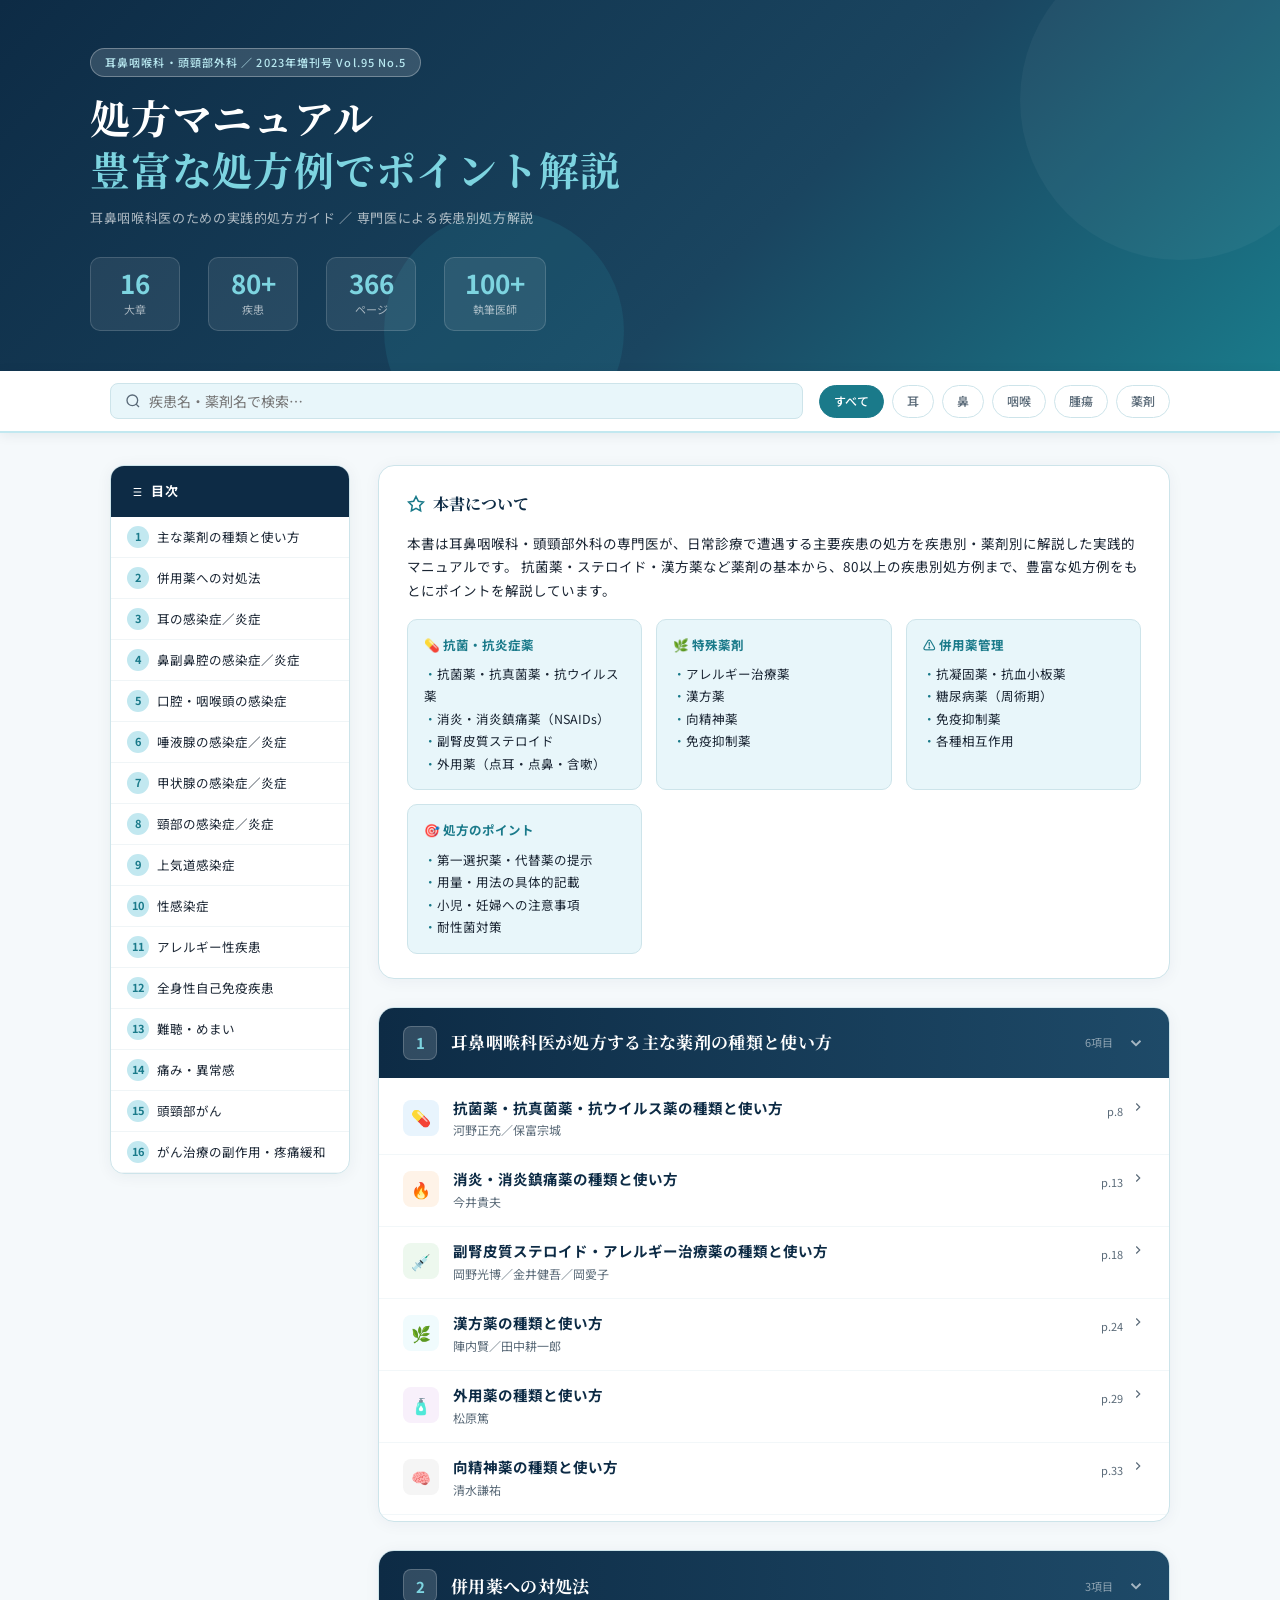
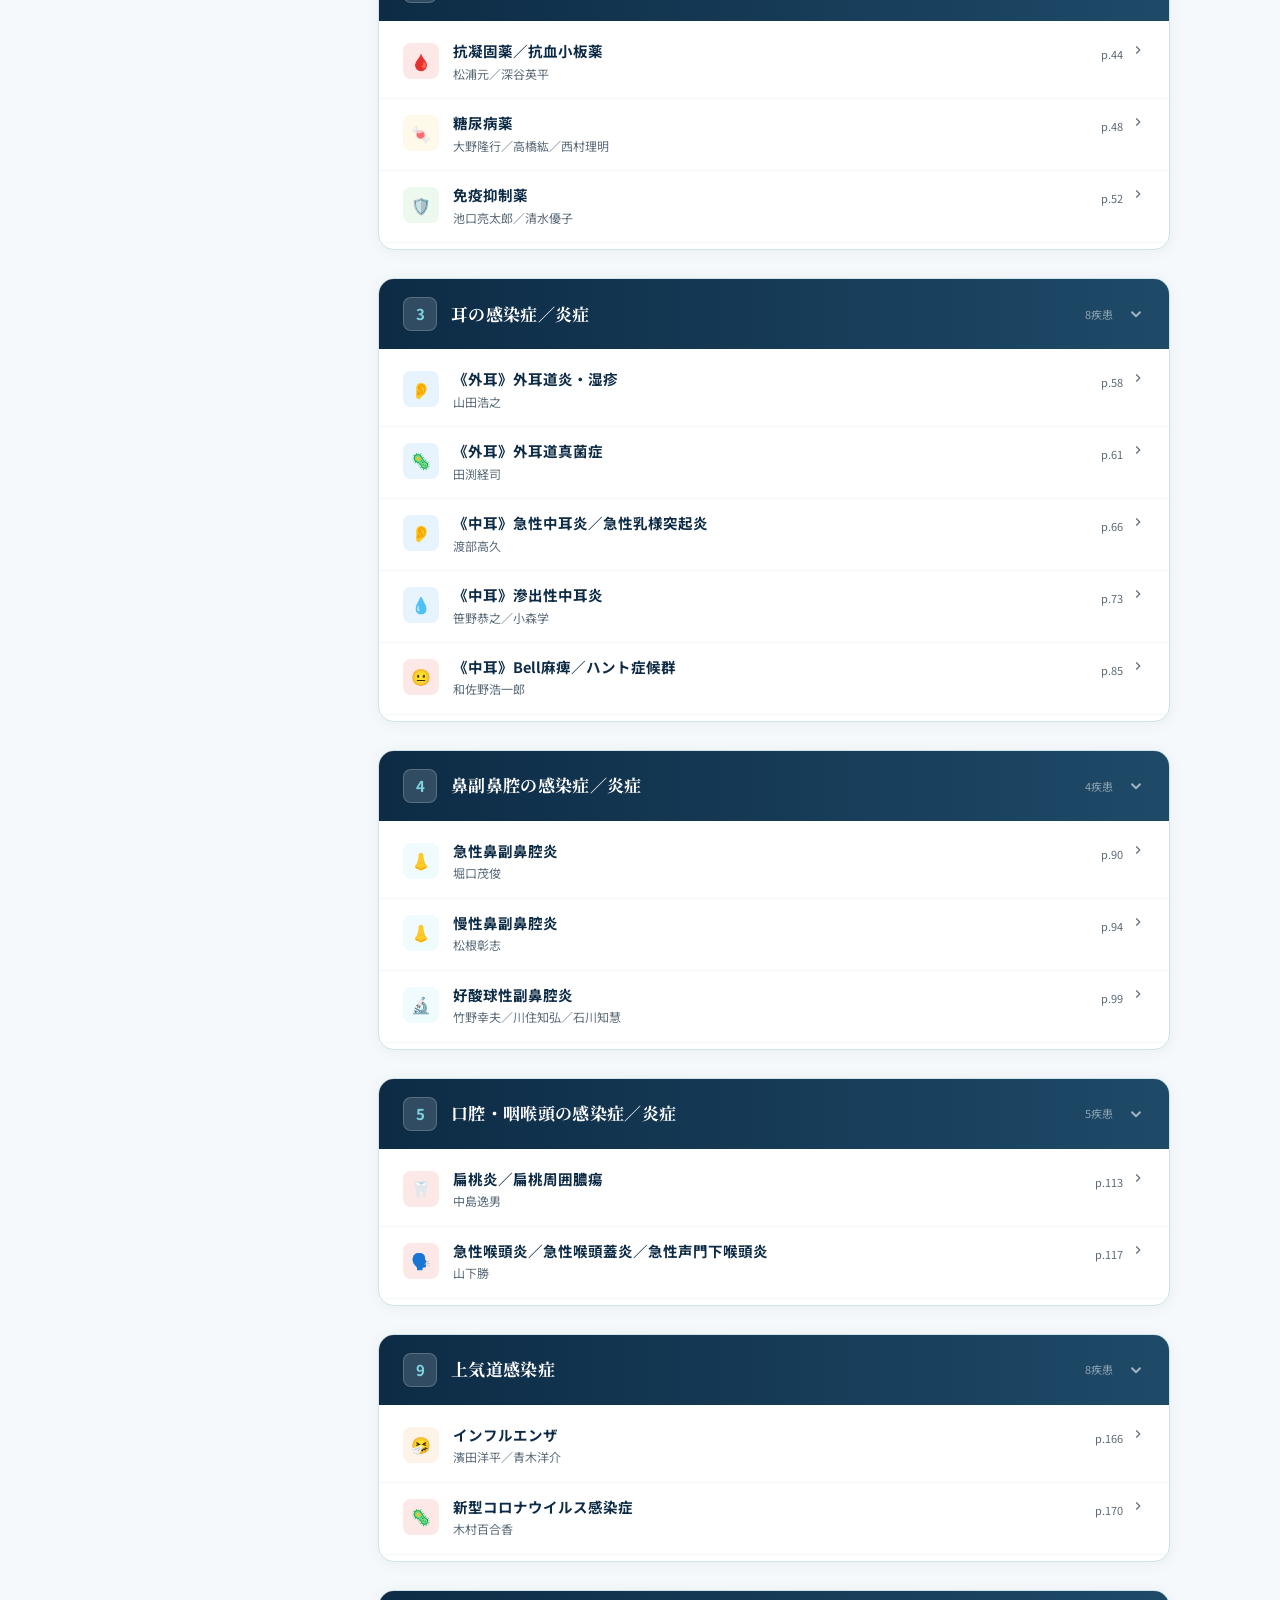
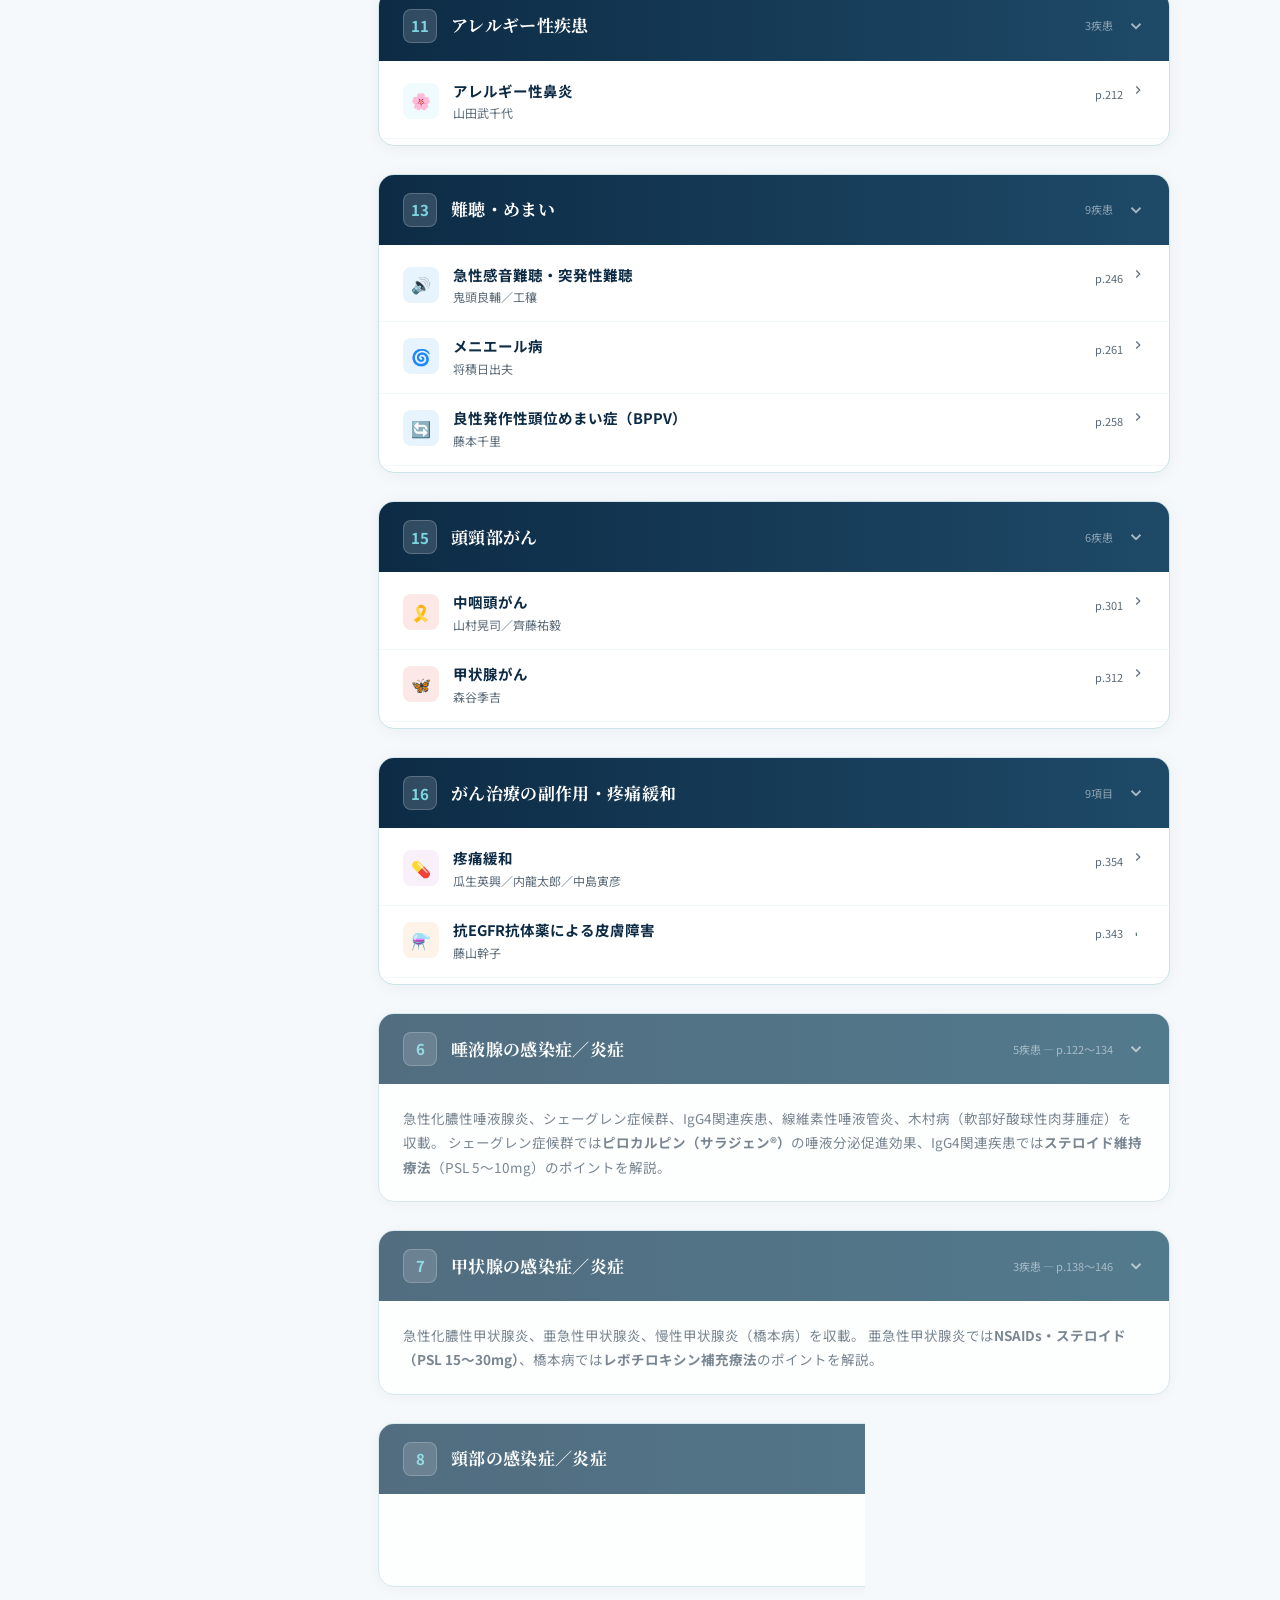
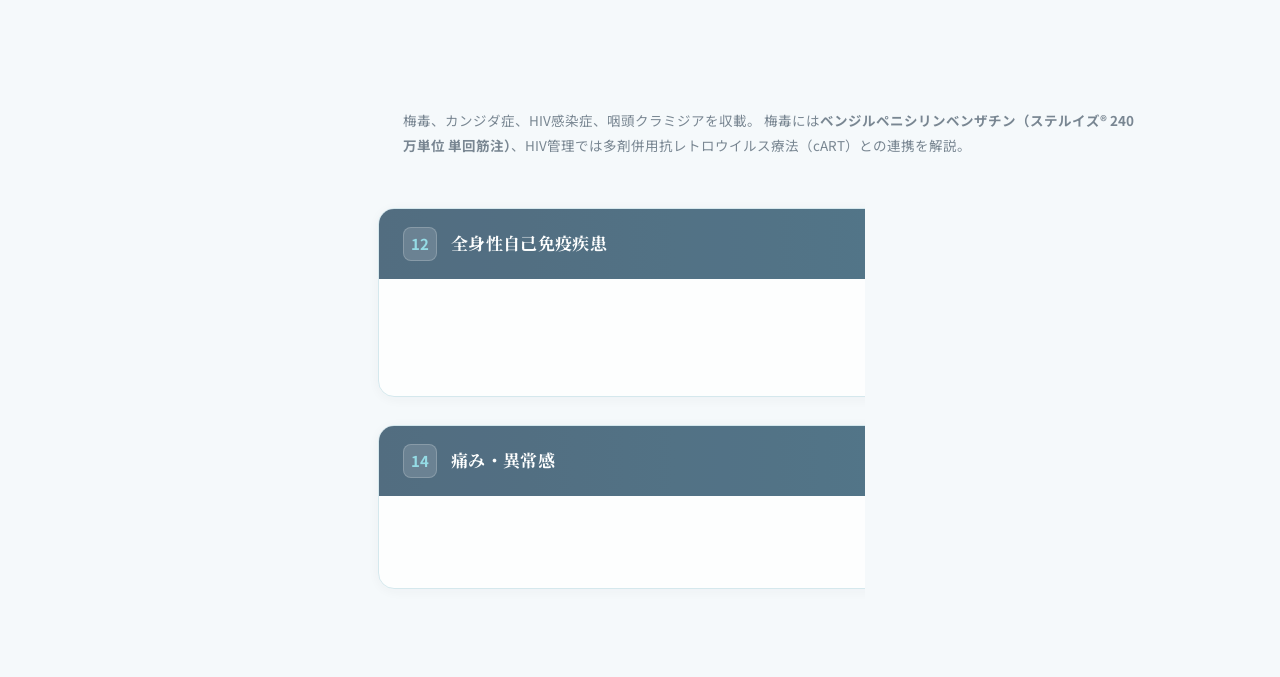
<file: index.html>
<!DOCTYPE html>
<html lang="ja">
<head>
<meta charset="UTF-8">
<meta name="viewport" content="width=device-width, initial-scale=1.0">
<title>耳鼻咽喉科・頭頸部外科 処方マニュアル</title>
<link href="https://fonts.googleapis.com/css2?family=Noto+Serif+JP:wght@400;600;700&family=Noto+Sans+JP:wght@300;400;500;700&display=swap" rel="stylesheet">
<style>
  :root {
    --navy: #0d2b45;
    --teal: #1a7a8a;
    --teal-light: #2a9db0;
    --sky: #e8f6fa;
    --sky-mid: #c2e8f0;
    --accent: #e05c3a;
    --gold: #c9934a;
    --text: #1a2533;
    --muted: #5a6a78;
    --border: #cde4ea;
    --white: #ffffff;
    --bg: #f5f9fb;
  }

  * { margin: 0; padding: 0; box-sizing: border-box; }

  body {
    font-family: 'Noto Sans JP', sans-serif;
    background: var(--bg);
    color: var(--text);
    font-size: 15px;
    line-height: 1.7;
  }

  /* ─── HEADER ─── */
  header {
    background: linear-gradient(135deg, var(--navy) 0%, #1a4560 60%, var(--teal) 100%);
    color: white;
    padding: 48px 40px 40px;
    position: relative;
    overflow: hidden;
  }
  header::before {
    content: '';
    position: absolute;
    top: -60px; right: -60px;
    width: 320px; height: 320px;
    border-radius: 50%;
    background: rgba(255,255,255,0.04);
  }
  header::after {
    content: '';
    position: absolute;
    bottom: -80px; left: 30%;
    width: 240px; height: 240px;
    border-radius: 50%;
    background: rgba(42,157,176,0.15);
  }
  .header-inner { max-width: 1100px; margin: 0 auto; position: relative; z-index: 1; }
  .header-badge {
    display: inline-block;
    background: rgba(255,255,255,0.15);
    border: 1px solid rgba(255,255,255,0.3);
    color: #b8e8f0;
    font-size: 11px;
    letter-spacing: 0.1em;
    padding: 4px 14px;
    border-radius: 20px;
    margin-bottom: 14px;
    font-weight: 500;
  }
  header h1 {
    font-family: 'Noto Serif JP', serif;
    font-size: clamp(26px, 4vw, 40px);
    font-weight: 700;
    line-height: 1.3;
    margin-bottom: 6px;
    letter-spacing: 0.02em;
  }
  header h1 span { color: #7dd4e0; }
  .header-sub {
    font-size: 13px;
    color: rgba(255,255,255,0.65);
    margin-top: 12px;
    letter-spacing: 0.05em;
  }
  .header-stats {
    display: flex;
    gap: 28px;
    margin-top: 28px;
    flex-wrap: wrap;
  }
  .stat {
    text-align: center;
    background: rgba(255,255,255,0.08);
    border: 1px solid rgba(255,255,255,0.15);
    border-radius: 10px;
    padding: 12px 20px;
    min-width: 90px;
  }
  .stat-n {
    font-size: 26px;
    font-weight: 700;
    color: #7dd4e0;
    line-height: 1;
  }
  .stat-l { font-size: 11px; color: rgba(255,255,255,0.6); margin-top: 4px; }

  /* ─── SEARCH & NAV ─── */
  .nav-bar {
    background: var(--white);
    border-bottom: 2px solid var(--sky-mid);
    position: sticky;
    top: 0;
    z-index: 100;
    box-shadow: 0 2px 12px rgba(13,43,69,0.08);
  }
  .nav-inner {
    max-width: 1100px;
    margin: 0 auto;
    padding: 12px 20px;
    display: flex;
    align-items: center;
    gap: 16px;
    flex-wrap: wrap;
  }
  .search-box {
    display: flex;
    align-items: center;
    background: var(--sky);
    border: 1.5px solid var(--border);
    border-radius: 8px;
    padding: 7px 14px;
    gap: 8px;
    flex: 1;
    min-width: 200px;
    transition: border-color 0.2s;
  }
  .search-box:focus-within { border-color: var(--teal-light); }
  .search-box svg { color: var(--muted); flex-shrink: 0; }
  .search-box input {
    border: none;
    background: transparent;
    font-family: inherit;
    font-size: 14px;
    color: var(--text);
    outline: none;
    width: 100%;
  }
  .filter-tags { display: flex; gap: 8px; flex-wrap: wrap; }
  .filter-tag {
    padding: 5px 14px;
    border-radius: 20px;
    font-size: 12px;
    font-weight: 500;
    cursor: pointer;
    border: 1.5px solid var(--border);
    background: white;
    color: var(--muted);
    transition: all 0.18s;
    white-space: nowrap;
    user-select: none;
  }
  .filter-tag:hover, .filter-tag.active {
    background: var(--teal);
    border-color: var(--teal);
    color: white;
  }

  /* ─── MAIN LAYOUT ─── */
  .layout {
    max-width: 1100px;
    margin: 0 auto;
    padding: 32px 20px 60px;
    display: grid;
    grid-template-columns: 240px 1fr;
    gap: 28px;
    align-items: start;
  }

  /* ─── SIDEBAR ─── */
  .sidebar {
    position: sticky;
    top: 70px;
  }
  .toc-box {
    background: white;
    border: 1.5px solid var(--border);
    border-radius: 14px;
    overflow: hidden;
    box-shadow: 0 2px 16px rgba(13,43,69,0.06);
  }
  .toc-head {
    background: var(--navy);
    color: white;
    padding: 14px 18px;
    font-size: 13px;
    font-weight: 700;
    letter-spacing: 0.05em;
    display: flex;
    align-items: center;
    gap: 8px;
  }
  .toc-list { list-style: none; }
  .toc-item a {
    display: flex;
    align-items: center;
    padding: 9px 16px;
    font-size: 12.5px;
    color: var(--text);
    text-decoration: none;
    gap: 8px;
    border-bottom: 1px solid #f0f5f7;
    transition: background 0.15s;
  }
  .toc-item a:hover { background: var(--sky); color: var(--teal); }
  .toc-item a .num {
    min-width: 22px;
    height: 22px;
    border-radius: 50%;
    background: var(--sky-mid);
    color: var(--teal);
    font-size: 11px;
    font-weight: 700;
    display: flex;
    align-items: center;
    justify-content: center;
    flex-shrink: 0;
  }

  /* ─── CONTENT ─── */
  .content { min-width: 0; }
  .section-card {
    background: white;
    border: 1.5px solid var(--border);
    border-radius: 16px;
    margin-bottom: 28px;
    overflow: hidden;
    box-shadow: 0 2px 16px rgba(13,43,69,0.05);
    transition: box-shadow 0.2s;
  }
  .section-card:hover { box-shadow: 0 4px 24px rgba(13,43,69,0.1); }

  .section-header {
    display: flex;
    align-items: center;
    gap: 14px;
    padding: 18px 24px;
    background: linear-gradient(90deg, var(--navy) 0%, #1e4a68 100%);
    cursor: pointer;
    user-select: none;
  }
  .section-num {
    background: rgba(255,255,255,0.15);
    color: #7dd4e0;
    border: 1px solid rgba(255,255,255,0.2);
    width: 34px;
    height: 34px;
    border-radius: 8px;
    display: flex;
    align-items: center;
    justify-content: center;
    font-size: 15px;
    font-weight: 700;
    flex-shrink: 0;
  }
  .section-title {
    font-family: 'Noto Serif JP', serif;
    font-size: 17px;
    font-weight: 700;
    color: white;
    letter-spacing: 0.02em;
    flex: 1;
  }
  .section-count {
    font-size: 11px;
    color: rgba(255,255,255,0.5);
    white-space: nowrap;
  }
  .chevron {
    color: rgba(255,255,255,0.6);
    transition: transform 0.25s;
    flex-shrink: 0;
  }
  .section-card.collapsed .chevron { transform: rotate(-90deg); }
  .section-body { padding: 6px 0; }
  .section-card.collapsed .section-body { display: none; }

  /* ─── DISEASE ITEM ─── */
  .disease-item {
    display: flex;
    align-items: flex-start;
    gap: 0;
    padding: 14px 24px;
    border-bottom: 1px solid #f2f7f9;
    cursor: pointer;
    transition: background 0.15s;
  }
  .disease-item:last-child { border-bottom: none; }
  .disease-item:hover { background: #f8fcfd; }
  .disease-item.open { background: var(--sky); }

  .disease-icon {
    width: 36px;
    height: 36px;
    border-radius: 8px;
    display: flex;
    align-items: center;
    justify-content: center;
    flex-shrink: 0;
    font-size: 16px;
    margin-right: 14px;
    margin-top: 2px;
  }
  .disease-main { flex: 1; min-width: 0; }
  .disease-name {
    font-size: 14.5px;
    font-weight: 700;
    color: var(--navy);
    line-height: 1.35;
  }
  .disease-sub {
    font-size: 12px;
    color: var(--muted);
    margin-top: 3px;
  }
  .disease-page {
    font-size: 11px;
    color: var(--muted);
    white-space: nowrap;
    padding-left: 12px;
    margin-top: 4px;
    flex-shrink: 0;
  }
  .disease-chevron {
    color: var(--muted);
    margin-left: 8px;
    transition: transform 0.2s;
    flex-shrink: 0;
    margin-top: 2px;
  }
  .disease-item.open .disease-chevron { transform: rotate(90deg); }

  /* ─── DETAIL PANEL ─── */
  .detail-panel {
    display: none;
    padding: 0 24px 20px 74px;
    background: var(--sky);
    border-bottom: 1px solid var(--sky-mid);
    animation: slideDown 0.2s ease;
  }
  .detail-panel.open { display: block; }
  @keyframes slideDown { from { opacity: 0; transform: translateY(-6px); } to { opacity: 1; transform: none; } }

  .detail-inner {
    background: white;
    border: 1.5px solid var(--border);
    border-radius: 12px;
    padding: 20px 22px;
    margin-top: 4px;
  }

  .detail-section-title {
    font-size: 12px;
    font-weight: 700;
    color: var(--teal);
    letter-spacing: 0.08em;
    text-transform: uppercase;
    margin-bottom: 10px;
    margin-top: 16px;
    display: flex;
    align-items: center;
    gap: 6px;
  }
  .detail-section-title:first-child { margin-top: 0; }
  .detail-section-title::before {
    content: '';
    display: block;
    width: 3px;
    height: 14px;
    background: var(--teal);
    border-radius: 2px;
  }

  .detail-text {
    font-size: 13.5px;
    color: var(--text);
    line-height: 1.75;
  }

  .rx-box {
    background: linear-gradient(135deg, #f0fbfd 0%, #e4f4f8 100%);
    border: 1.5px solid var(--sky-mid);
    border-left: 4px solid var(--teal);
    border-radius: 8px;
    padding: 14px 16px;
    font-family: 'Noto Sans JP', sans-serif;
    font-size: 13px;
    line-height: 1.9;
    color: var(--text);
    margin: 8px 0;
  }
  .rx-box .rx-label {
    font-size: 11px;
    font-weight: 700;
    color: var(--teal);
    letter-spacing: 0.1em;
    margin-bottom: 6px;
  }
  .rx-drug { font-weight: 700; color: var(--navy); }
  .rx-dose { color: var(--muted); font-size: 12.5px; }

  .note-box {
    background: #fff8f3;
    border: 1.5px solid #f3d4b8;
    border-radius: 8px;
    padding: 12px 16px;
    font-size: 13px;
    color: #7a4520;
    line-height: 1.7;
    margin-top: 8px;
    display: flex;
    gap: 8px;
  }
  .note-icon { flex-shrink: 0; font-size: 15px; margin-top: 1px; }

  .tag-list { display: flex; gap: 6px; flex-wrap: wrap; margin-top: 8px; }
  .tag {
    font-size: 11px;
    padding: 3px 10px;
    border-radius: 12px;
    font-weight: 500;
  }
  .tag-drug { background: #e8f4fd; color: #1a6090; border: 1px solid #b8daf2; }
  .tag-warn { background: #fef3e8; color: #a05520; border: 1px solid #f0c898; }
  .tag-note { background: #edf8ee; color: #2a6830; border: 1px solid #b0dab2; }

  /* ─── INTRO CARD ─── */
  .intro-card {
    background: white;
    border: 1.5px solid var(--border);
    border-radius: 16px;
    padding: 24px 28px;
    margin-bottom: 28px;
    box-shadow: 0 2px 16px rgba(13,43,69,0.05);
  }
  .intro-card h2 {
    font-family: 'Noto Serif JP', serif;
    font-size: 16px;
    color: var(--navy);
    margin-bottom: 14px;
    display: flex;
    align-items: center;
    gap: 8px;
  }
  .intro-grid {
    display: grid;
    grid-template-columns: repeat(auto-fit, minmax(200px, 1fr));
    gap: 14px;
    margin-top: 16px;
  }
  .drug-category {
    background: var(--sky);
    border: 1px solid var(--border);
    border-radius: 10px;
    padding: 14px 16px;
  }
  .drug-category h4 {
    font-size: 12.5px;
    font-weight: 700;
    color: var(--teal);
    margin-bottom: 8px;
    display: flex;
    align-items: center;
    gap: 6px;
  }
  .drug-category ul {
    list-style: none;
    font-size: 12.5px;
    color: var(--text);
    line-height: 1.8;
  }
  .drug-category ul li::before { content: '・'; color: var(--teal); }

  /* ─── NO RESULTS ─── */
  .no-results {
    text-align: center;
    padding: 60px 20px;
    color: var(--muted);
    font-size: 15px;
  }

  /* ─── RESPONSIVE ─── */
  @media (max-width: 768px) {
    .layout { grid-template-columns: 1fr; }
    .sidebar { position: static; }
    header { padding: 32px 20px 28px; }
    .detail-panel { padding-left: 24px; }
    .header-stats { gap: 14px; }
  }
</style>
</head>
<body>

<!-- HEADER -->
<header>
  <div class="header-inner">
    <div class="header-badge">耳鼻咽喉科・頭頸部外科 ／ 2023年増刊号 Vol.95 No.5</div>
    <h1>処方マニュアル<br><span>豊富な処方例でポイント解説</span></h1>
    <div class="header-sub">耳鼻咽喉科医のための実践的処方ガイド ／ 専門医による疾患別処方解説</div>
    <div class="header-stats">
      <div class="stat"><div class="stat-n">16</div><div class="stat-l">大章</div></div>
      <div class="stat"><div class="stat-n">80+</div><div class="stat-l">疾患</div></div>
      <div class="stat"><div class="stat-n">366</div><div class="stat-l">ページ</div></div>
      <div class="stat"><div class="stat-n">100+</div><div class="stat-l">執筆医師</div></div>
    </div>
  </div>
</header>

<!-- NAV / SEARCH -->
<div class="nav-bar">
  <div class="nav-inner">
    <div class="search-box">
      <svg width="16" height="16" fill="none" stroke="currentColor" stroke-width="2" viewBox="0 0 24 24">
        <circle cx="11" cy="11" r="8"/><line x1="21" y1="21" x2="16.65" y2="16.65"/>
      </svg>
      <input id="searchInput" type="text" placeholder="疾患名・薬剤名で検索…">
    </div>
    <div class="filter-tags">
      <div class="filter-tag active" data-filter="all">すべて</div>
      <div class="filter-tag" data-filter="ear">耳</div>
      <div class="filter-tag" data-filter="nose">鼻</div>
      <div class="filter-tag" data-filter="throat">咽喉</div>
      <div class="filter-tag" data-filter="cancer">腫瘍</div>
      <div class="filter-tag" data-filter="drug">薬剤</div>
    </div>
  </div>
</div>

<!-- MAIN -->
<div class="layout">

  <!-- SIDEBAR -->
  <aside class="sidebar">
    <div class="toc-box">
      <div class="toc-head">
        <svg width="14" height="14" fill="none" stroke="currentColor" stroke-width="2" viewBox="0 0 24 24">
          <line x1="8" y1="6" x2="21" y2="6"/><line x1="8" y1="12" x2="21" y2="12"/>
          <line x1="8" y1="18" x2="21" y2="18"/><line x1="3" y1="6" x2="3.01" y2="6"/>
          <line x1="3" y1="12" x2="3.01" y2="12"/><line x1="3" y1="18" x2="3.01" y2="18"/>
        </svg>
        目次
      </div>
      <ul class="toc-list" id="tocList">
        <li class="toc-item"><a href="#sec1"><span class="num">1</span>主な薬剤の種類と使い方</a></li>
        <li class="toc-item"><a href="#sec2"><span class="num">2</span>併用薬への対処法</a></li>
        <li class="toc-item"><a href="#sec3"><span class="num">3</span>耳の感染症／炎症</a></li>
        <li class="toc-item"><a href="#sec4"><span class="num">4</span>鼻副鼻腔の感染症／炎症</a></li>
        <li class="toc-item"><a href="#sec5"><span class="num">5</span>口腔・咽喉頭の感染症</a></li>
        <li class="toc-item"><a href="#sec6"><span class="num">6</span>唾液腺の感染症／炎症</a></li>
        <li class="toc-item"><a href="#sec7"><span class="num">7</span>甲状腺の感染症／炎症</a></li>
        <li class="toc-item"><a href="#sec8"><span class="num">8</span>頸部の感染症／炎症</a></li>
        <li class="toc-item"><a href="#sec9"><span class="num">9</span>上気道感染症</a></li>
        <li class="toc-item"><a href="#sec10"><span class="num">10</span>性感染症</a></li>
        <li class="toc-item"><a href="#sec11"><span class="num">11</span>アレルギー性疾患</a></li>
        <li class="toc-item"><a href="#sec12"><span class="num">12</span>全身性自己免疫疾患</a></li>
        <li class="toc-item"><a href="#sec13"><span class="num">13</span>難聴・めまい</a></li>
        <li class="toc-item"><a href="#sec14"><span class="num">14</span>痛み・異常感</a></li>
        <li class="toc-item"><a href="#sec15"><span class="num">15</span>頭頸部がん</a></li>
        <li class="toc-item"><a href="#sec16"><span class="num">16</span>がん治療の副作用・疼痛緩和</a></li>
      </ul>
    </div>
  </aside>

  <!-- CONTENT -->
  <main class="content" id="mainContent">

    <!-- 概要カード -->
    <div class="intro-card" data-category="drug">
      <h2>
        <svg width="18" height="18" fill="none" stroke="var(--teal)" stroke-width="2" viewBox="0 0 24 24">
          <path d="M12 2l3.09 6.26L22 9.27l-5 4.87 1.18 6.88L12 17.77l-6.18 3.25L7 14.14 2 9.27l6.91-1.01L12 2z"/>
        </svg>
        本書について
      </h2>
      <p class="detail-text">
        本書は耳鼻咽喉科・頭頸部外科の専門医が、日常診療で遭遇する主要疾患の処方を疾患別・薬剤別に解説した実践的マニュアルです。
        抗菌薬・ステロイド・漢方薬など薬剤の基本から、80以上の疾患別処方例まで、豊富な処方例をもとにポイントを解説しています。
      </p>
      <div class="intro-grid">
        <div class="drug-category">
          <h4>💊 抗菌・抗炎症薬</h4>
          <ul>
            <li>抗菌薬・抗真菌薬・抗ウイルス薬</li>
            <li>消炎・消炎鎮痛薬（NSAIDs）</li>
            <li>副腎皮質ステロイド</li>
            <li>外用薬（点耳・点鼻・含嗽）</li>
          </ul>
        </div>
        <div class="drug-category">
          <h4>🌿 特殊薬剤</h4>
          <ul>
            <li>アレルギー治療薬</li>
            <li>漢方薬</li>
            <li>向精神薬</li>
            <li>免疫抑制薬</li>
          </ul>
        </div>
        <div class="drug-category">
          <h4>⚠️ 併用薬管理</h4>
          <ul>
            <li>抗凝固薬・抗血小板薬</li>
            <li>糖尿病薬（周術期）</li>
            <li>免疫抑制薬</li>
            <li>各種相互作用</li>
          </ul>
        </div>
        <div class="drug-category">
          <h4>🎯 処方のポイント</h4>
          <ul>
            <li>第一選択薬・代替薬の提示</li>
            <li>用量・用法の具体的記載</li>
            <li>小児・妊婦への注意事項</li>
            <li>耐性菌対策</li>
          </ul>
        </div>
      </div>
    </div>

    <!-- SEC 1: 主な薬剤の種類と使い方 -->
    <div class="section-card" id="sec1" data-category="drug">
      <div class="section-header" onclick="toggleSection(this)">
        <div class="section-num">1</div>
        <div class="section-title">耳鼻咽喉科医が処方する主な薬剤の種類と使い方</div>
        <div class="section-count">6項目</div>
        <svg class="chevron" width="18" height="18" fill="none" stroke="currentColor" stroke-width="2.5" viewBox="0 0 24 24"><polyline points="6 9 12 15 18 9"/></svg>
      </div>
      <div class="section-body">

        <div class="disease-item" onclick="toggleDisease(this)" data-tags="抗菌薬 抗真菌薬 抗ウイルス薬">
          <div class="disease-icon" style="background:#e8f4fd; color:#1a6090;">💊</div>
          <div class="disease-main">
            <div class="disease-name">抗菌薬・抗真菌薬・抗ウイルス薬の種類と使い方</div>
            <div class="disease-sub">河野正充／保富宗城</div>
          </div>
          <div class="disease-page">p.8</div>
          <svg class="disease-chevron" width="14" height="14" fill="none" stroke="currentColor" stroke-width="2" viewBox="0 0 24 24"><polyline points="9 18 15 12 9 6"/></svg>
        </div>
        <div class="detail-panel">
          <div class="detail-inner">
            <div class="detail-section-title">概要</div>
            <div class="detail-text">耳鼻咽喉科で頻用される抗菌薬・抗真菌薬・抗ウイルス薬の特徴と使い分けを解説。β-ラクタム系、マクロライド系、キノロン系など各系統の特性と適応疾患を整理。</div>
            <div class="detail-section-title">主要な薬剤カテゴリ</div>
            <div class="rx-box">
              <div class="rx-label">● 経口抗菌薬（主要系統）</div>
              <span class="rx-drug">アモキシシリン（AMPC）</span>：ペニシリン系。急性中耳炎・急性副鼻腔炎の第一選択<br>
              <span class="rx-drug">アジスロマイシン（AZM）</span>：マクロライド系。少量長期療法にも応用<br>
              <span class="rx-drug">レボフロキサシン（LVFX）</span>：ニューキノロン系。耐性菌・重症感染に<br>
              <span class="rx-drug">セフジトレンピボキシル</span>：第3世代セフェム系。小児にも使用可
            </div>
            <div class="detail-section-title">抗ウイルス薬</div>
            <div class="rx-box">
              <span class="rx-drug">バラシクロビル（VACV）</span>：HSV・VZV感染。Bell麻痺・Hunt症候群<br>
              <span class="rx-drug">オセルタミビル（TamiFlu）</span>：インフルエンザ。発症48時間以内<br>
              <span class="rx-drug">ニルマトレルビル/リトナビル（Paxlovid）</span>：COVID-19重症化予防
            </div>
            <div class="tag-list">
              <span class="tag tag-warn">⚠ 耐性菌に注意</span>
              <span class="tag tag-note">✓ 培養・感受性検査を活用</span>
            </div>
          </div>
        </div>

        <div class="disease-item" onclick="toggleDisease(this)" data-tags="消炎 NSAIDs 鎮痛薬">
          <div class="disease-icon" style="background:#fef3e8; color:#a05520;">🔥</div>
          <div class="disease-main">
            <div class="disease-name">消炎・消炎鎮痛薬の種類と使い方</div>
            <div class="disease-sub">今井貴夫</div>
          </div>
          <div class="disease-page">p.13</div>
          <svg class="disease-chevron" width="14" height="14" fill="none" stroke="currentColor" stroke-width="2" viewBox="0 0 24 24"><polyline points="9 18 15 12 9 6"/></svg>
        </div>
        <div class="detail-panel">
          <div class="detail-inner">
            <div class="detail-section-title">概要</div>
            <div class="detail-text">NSAIDs・アセトアミノフェンを中心に、耳鼻咽喉科での消炎鎮痛薬の使い方を解説。消炎酵素薬（セラペプターゼ等）も含む。</div>
            <div class="detail-section-title">主要薬剤と使い分け</div>
            <div class="rx-box">
              <div class="rx-label">● 経口NSAIDs</div>
              <span class="rx-drug">ロキソプロフェン（ロキソニン®）</span> 60mg 3錠分3<br>
              <span class="rx-drug">セレコキシブ（セレコックス®）</span>：COX-2選択的。消化管への影響が少ない<br>
              <span class="rx-drug">アセトアミノフェン（カロナール®）</span> 500mg 3錠分3：腎機能低下・高齢者に推奨
            </div>
            <div class="rx-box">
              <div class="rx-label">● 消炎酵素薬</div>
              <span class="rx-drug">セラペプターゼ（ダーゼン®）</span> 10mg 3錠分3：浮腫・分泌物の軽減<br>
              <span class="rx-drug">ブロメライン（ブロメラインAP®）</span>：類似効果
            </div>
            <div class="note-box">
              <span class="note-icon">⚠️</span>
              <span>腎機能障害患者・高齢者ではNSAIDsの長期使用を避け、アセトアミノフェンを優先。消化性潰瘍リスクがある場合はPPIを併用。</span>
            </div>
          </div>
        </div>

        <div class="disease-item" onclick="toggleDisease(this)" data-tags="ステロイド アレルギー">
          <div class="disease-icon" style="background:#edf8ee; color:#2a6830;">💉</div>
          <div class="disease-main">
            <div class="disease-name">副腎皮質ステロイド・アレルギー治療薬の種類と使い方</div>
            <div class="disease-sub">岡野光博／金井健吾／岡愛子</div>
          </div>
          <div class="disease-page">p.18</div>
          <svg class="disease-chevron" width="14" height="14" fill="none" stroke="currentColor" stroke-width="2" viewBox="0 0 24 24"><polyline points="9 18 15 12 9 6"/></svg>
        </div>
        <div class="detail-panel">
          <div class="detail-inner">
            <div class="detail-section-title">ステロイドの基本</div>
            <div class="detail-text">全身投与と局所投与の特性を整理。生物学的半減期（18〜36時間）に合わせた薬剤選択が重要。連日投与・隔日投与法の使い分けも解説。</div>
            <div class="detail-section-title">主要ステロイド薬</div>
            <div class="rx-box">
              <span class="rx-drug">プレドニゾロン（PSL）</span>：汎用される経口ステロイド。1mg錠・5mg錠<br>
              <span class="rx-drug">デキサメタゾン</span>：強力。脳浮腫・重症アレルギーに<br>
              <span class="rx-drug">フルチカゾン点鼻薬（フルナーゼ®）</span>：アレルギー性鼻炎の局所療法<br>
              <span class="rx-drug">デポ・メドロール®注</span>：関節内・局所注射用
            </div>
            <div class="detail-section-title">アレルギー治療薬</div>
            <div class="rx-box">
              <span class="rx-drug">第2世代抗ヒスタミン薬</span>：フェキソフェナジン、セチリジン、ビラスチン等<br>
              <span class="rx-drug">抗ロイコトリエン薬</span>：モンテルカスト。鼻閉改善に有効<br>
              <span class="rx-drug">生物学的製剤</span>：デュピルマブ（難治性副鼻腔炎）、オマリズマブ（重症アレルギー）
            </div>
            <div class="note-box">
              <span class="note-icon">⚠️</span>
              <span>副作用（高血糖・感染・骨粗鬆症・消化性潰瘍）に注意。長期大量投与では隔日投与法を検討。</span>
            </div>
          </div>
        </div>

        <div class="disease-item" onclick="toggleDisease(this)" data-tags="漢方薬">
          <div class="disease-icon" style="background:#f0fbfd; color:#1a7a8a;">🌿</div>
          <div class="disease-main">
            <div class="disease-name">漢方薬の種類と使い方</div>
            <div class="disease-sub">陣内賢／田中耕一郎</div>
          </div>
          <div class="disease-page">p.24</div>
          <svg class="disease-chevron" width="14" height="14" fill="none" stroke="currentColor" stroke-width="2" viewBox="0 0 24 24"><polyline points="9 18 15 12 9 6"/></svg>
        </div>
        <div class="detail-panel">
          <div class="detail-inner">
            <div class="detail-section-title">耳鼻咽喉科で頻用される漢方薬</div>
            <div class="rx-box">
              <span class="rx-drug">葛根湯加川芎辛夷（かっこんとうかせんきゅうしんい）</span>：急性鼻副鼻腔炎、鼻閉<br>
              <span class="rx-drug">小柴胡湯（しょうさいことう）</span>：慢性扁桃炎、反復性扁桃炎の予防<br>
              <span class="rx-drug">補中益気湯（ほちゅうえっきとう）</span>：慢性疾患・体力低下・術後回復<br>
              <span class="rx-drug">当帰芍薬散（とうきしゃくやくさん）</span>：メニエール病、めまい<br>
              <span class="rx-drug">苓桂朮甘湯（りょうけいじゅつかんとう）</span>：立ちくらみ・起立性めまい
            </div>
            <div class="note-box">
              <span class="note-icon">📝</span>
              <span>証（体質・病態）に合わせた選薬が原則。間質性肺炎（小柴胡湯等）に注意。肝機能への影響を定期モニタリング。</span>
            </div>
          </div>
        </div>

        <div class="disease-item" onclick="toggleDisease(this)" data-tags="外用薬 点耳 点鼻">
          <div class="disease-icon" style="background:#f8f0fb; color:#6a3080;">🧴</div>
          <div class="disease-main">
            <div class="disease-name">外用薬の種類と使い方</div>
            <div class="disease-sub">松原篤</div>
          </div>
          <div class="disease-page">p.29</div>
          <svg class="disease-chevron" width="14" height="14" fill="none" stroke="currentColor" stroke-width="2" viewBox="0 0 24 24"><polyline points="9 18 15 12 9 6"/></svg>
        </div>
        <div class="detail-panel">
          <div class="detail-inner">
            <div class="detail-section-title">点耳薬</div>
            <div class="rx-box">
              <span class="rx-drug">オフロキサシン点耳液（タリビッド耳科用液®）</span>：外耳炎・慢性中耳炎<br>
              <span class="rx-drug">デキサメタゾン含有製剤</span>：外耳道炎の炎症軽減
            </div>
            <div class="detail-section-title">点鼻薬・含嗽薬</div>
            <div class="rx-box">
              <span class="rx-drug">ステロイド点鼻薬</span>：フルチカゾン、モメタゾン。アレルギー性鼻炎<br>
              <span class="rx-drug">血管収縮薬（ナファゾリン等）</span>：短期使用のみ（薬剤性鼻炎に注意）<br>
              <span class="rx-drug">アズレンスルホン酸Na含嗽薬</span>：咽頭・口内炎の含嗽
            </div>
          </div>
        </div>

        <div class="disease-item" onclick="toggleDisease(this)" data-tags="向精神薬 睡眠薬 抗不安薬">
          <div class="disease-icon" style="background:#f5f5f5; color:#555;">🧠</div>
          <div class="disease-main">
            <div class="disease-name">向精神薬の種類と使い方</div>
            <div class="disease-sub">清水謙祐</div>
          </div>
          <div class="disease-page">p.33</div>
          <svg class="disease-chevron" width="14" height="14" fill="none" stroke="currentColor" stroke-width="2" viewBox="0 0 24 24"><polyline points="9 18 15 12 9 6"/></svg>
        </div>
        <div class="detail-panel">
          <div class="detail-inner">
            <div class="detail-section-title">耳鼻咽喉科での向精神薬の位置付け</div>
            <div class="detail-text">めまい・耳鳴・難聴などに伴う不安・不眠・抑うつに対する薬物療法。精神科との連携が重要。</div>
            <div class="rx-box">
              <span class="rx-drug">抗不安薬（ベンゾジアゼピン系）</span>：アルプラゾラム、エチゾラム。短期間使用<br>
              <span class="rx-drug">SSRI</span>：フルボキサミン、パロキセチン。抑うつ・パニック症<br>
              <span class="rx-drug">睡眠薬</span>：スボレキサント（ベルソムラ®）。依存性が少ない<br>
              <span class="rx-drug">抗めまい薬としての向精神薬</span>：ジアゼパムの点滴静注（急性期めまい）
            </div>
            <div class="note-box">
              <span class="note-icon">⚠️</span>
              <span>ベンゾジアゼピン系は依存性・転倒リスクに注意。高齢者には慎重投与。長期投与は避け、精神科紹介を検討。</span>
            </div>
          </div>
        </div>

      </div>
    </div>

    <!-- SEC 2: 併用薬 -->
    <div class="section-card" id="sec2" data-category="drug">
      <div class="section-header" onclick="toggleSection(this)">
        <div class="section-num">2</div>
        <div class="section-title">併用薬への対処法</div>
        <div class="section-count">3項目</div>
        <svg class="chevron" width="18" height="18" fill="none" stroke="currentColor" stroke-width="2.5" viewBox="0 0 24 24"><polyline points="6 9 12 15 18 9"/></svg>
      </div>
      <div class="section-body">

        <div class="disease-item" onclick="toggleDisease(this)" data-tags="抗凝固薬 抗血小板薬 ワーファリン">
          <div class="disease-icon" style="background:#fde8e8; color:#901a1a;">🩸</div>
          <div class="disease-main">
            <div class="disease-name">抗凝固薬／抗血小板薬</div>
            <div class="disease-sub">松浦元／深谷英平</div>
          </div>
          <div class="disease-page">p.44</div>
          <svg class="disease-chevron" width="14" height="14" fill="none" stroke="currentColor" stroke-width="2" viewBox="0 0 24 24"><polyline points="9 18 15 12 9 6"/></svg>
        </div>
        <div class="detail-panel">
          <div class="detail-inner">
            <div class="detail-section-title">手術・処置前の対応方針</div>
            <div class="detail-text">抗凝固・抗血小板薬服用中の患者に耳鼻咽喉科処置を行う際の休薬・継続の判断基準を解説。処方科との連携が必須。</div>
            <div class="rx-box">
              <div class="rx-label">● 各薬剤の休薬期間の目安</div>
              <span class="rx-drug">ワルファリン（ワーファリン®）</span>：PT-INRを1.5以下に。通常5日前休薬<br>
              <span class="rx-drug">DOAC（アピキサバン、リバーロキサバン等）</span>：24〜48時間前休薬<br>
              <span class="rx-drug">アスピリン</span>：7日前休薬（低用量継続の場合も多い）<br>
              <span class="rx-drug">クロピドグレル（プラビックス®）</span>：5〜7日前休薬
            </div>
            <div class="note-box">
              <span class="note-icon">⚠️</span>
              <span>ステント留置後など休薬困難な場合は処方科・麻酔科と協議。抜歯・生検などの小手術では継続投与で対応できる場合も。</span>
            </div>
          </div>
        </div>

        <div class="disease-item" onclick="toggleDisease(this)" data-tags="糖尿病薬 インスリン 周術期">
          <div class="disease-icon" style="background:#fef9e8; color:#806a20;">🍬</div>
          <div class="disease-main">
            <div class="disease-name">糖尿病薬</div>
            <div class="disease-sub">大野隆行／高橋紘／西村理明</div>
          </div>
          <div class="disease-page">p.48</div>
          <svg class="disease-chevron" width="14" height="14" fill="none" stroke="currentColor" stroke-width="2" viewBox="0 0 24 24"><polyline points="9 18 15 12 9 6"/></svg>
        </div>
        <div class="detail-panel">
          <div class="detail-inner">
            <div class="detail-section-title">周術期の糖尿病薬管理</div>
            <div class="rx-box">
              <span class="rx-drug">メトホルミン</span>：手術前日から休薬（造影剤使用時も）<br>
              <span class="rx-drug">SGLT2阻害薬</span>：手術3日前から中止（ケトアシドーシスリスク）<br>
              <span class="rx-drug">SU薬</span>：低血糖リスク。絶食時は減量/中止<br>
              <span class="rx-drug">DPP-4阻害薬・GLP-1受容体作動薬</span>：低血糖リスクは低いが術前後は要検討<br>
              <span class="rx-drug">インスリン</span>：絶食中は通常量の半量程度に減量
            </div>
          </div>
        </div>

        <div class="disease-item" onclick="toggleDisease(this)" data-tags="免疫抑制薬 プレドニゾロン">
          <div class="disease-icon" style="background:#edf8ee; color:#2a6830;">🛡️</div>
          <div class="disease-main">
            <div class="disease-name">免疫抑制薬</div>
            <div class="disease-sub">池口亮太郎／清水優子</div>
          </div>
          <div class="disease-page">p.52</div>
          <svg class="disease-chevron" width="14" height="14" fill="none" stroke="currentColor" stroke-width="2" viewBox="0 0 24 24"><polyline points="9 18 15 12 9 6"/></svg>
        </div>
        <div class="detail-panel">
          <div class="detail-inner">
            <div class="detail-section-title">周術期・感染症時の注意点</div>
            <div class="rx-box">
              <span class="rx-drug">タクロリムス（プログラフ®）</span>：血中濃度モニタリング必須<br>
              <span class="rx-drug">ミコフェノール酸モフェチル（セルセプト®）</span>：感染リスク↑<br>
              <span class="rx-drug">メトトレキサート（MTX）</span>：手術前後に休薬を検討<br>
              <span class="rx-drug">生物学的製剤</span>：感染症リスクに注意。感染活動期は中止
            </div>
            <div class="note-box">
              <span class="note-icon">📝</span>
              <span>移植・膠原病・難治性疾患で免疫抑制薬を使用している患者では、耳鼻咽喉科感染症が重篤化しやすい。必ず処方科と連携。</span>
            </div>
          </div>
        </div>
      </div>
    </div>

    <!-- SEC 3: 耳の感染症 -->
    <div class="section-card" id="sec3" data-category="ear">
      <div class="section-header" onclick="toggleSection(this)">
        <div class="section-num">3</div>
        <div class="section-title">耳の感染症／炎症</div>
        <div class="section-count">8疾患</div>
        <svg class="chevron" width="18" height="18" fill="none" stroke="currentColor" stroke-width="2.5" viewBox="0 0 24 24"><polyline points="6 9 12 15 18 9"/></svg>
      </div>
      <div class="section-body">

        <div class="disease-item" onclick="toggleDisease(this)" data-tags="外耳道炎 湿疹 外耳">
          <div class="disease-icon" style="background:#e8f4fd; color:#1a6090;">👂</div>
          <div class="disease-main">
            <div class="disease-name">《外耳》外耳道炎・湿疹</div>
            <div class="disease-sub">山田浩之</div>
          </div>
          <div class="disease-page">p.58</div>
          <svg class="disease-chevron" width="14" height="14" fill="none" stroke="currentColor" stroke-width="2" viewBox="0 0 24 24"><polyline points="9 18 15 12 9 6"/></svg>
        </div>
        <div class="detail-panel">
          <div class="detail-inner">
            <div class="detail-section-title">概要</div>
            <div class="detail-text">外耳道炎は細菌性（緑膿菌・黄色ブドウ球菌が多い）と真菌性（カンジダ・アスペルギルス）に大別。湿疹は接触性・アトピー性などが原因。</div>
            <div class="detail-section-title">処方例（細菌性外耳道炎）</div>
            <div class="rx-box">
              <div class="rx-label">● 第一選択</div>
              <span class="rx-drug">オフロキサシン点耳液（タリビッド耳科用液® 0.3%）</span><br>
              <span class="rx-dose">1回6〜10滴 1日2回 点耳 7〜10日</span>
            </div>
            <div class="rx-box">
              <div class="rx-label">● 炎症・疼痛が強い場合</div>
              <span class="rx-drug">ロキソプロフェン（ロキソニン® 60mg）</span> 3錠分3 食後<br>
              <span class="rx-drug">デキサメタゾン含有点耳薬</span>：炎症軽減
            </div>
            <div class="note-box">
              <span class="note-icon">📝</span>
              <span>耳掃除による外傷が誘因となることが多い。治療中は耳を水に濡らさないよう指導。耳掃除を控えさせる。</span>
            </div>
          </div>
        </div>

        <div class="disease-item" onclick="toggleDisease(this)" data-tags="外耳道真菌症 カンジダ アスペルギルス">
          <div class="disease-icon" style="background:#e8f4fd; color:#1a6090;">🦠</div>
          <div class="disease-main">
            <div class="disease-name">《外耳》外耳道真菌症</div>
            <div class="disease-sub">田渕経司</div>
          </div>
          <div class="disease-page">p.61</div>
          <svg class="disease-chevron" width="14" height="14" fill="none" stroke="currentColor" stroke-width="2" viewBox="0 0 24 24"><polyline points="9 18 15 12 9 6"/></svg>
        </div>
        <div class="detail-panel">
          <div class="detail-inner">
            <div class="detail-section-title">処方例</div>
            <div class="rx-box">
              <span class="rx-drug">イトラコナゾール（イトリゾール®）経口</span> 100mg 2カプセル分2 食後 2週間<br>
              <span class="rx-drug">ルリコナゾール（ルリコン®）軟膏</span>：外耳道への局所塗布<br>
              <span class="rx-drug">ミコナゾール（フロリードゲル®）</span>：カンジダに有効
            </div>
            <div class="note-box">
              <span class="note-icon">📝</span>
              <span>外耳道の清掃（デブリードマン）が治療の基本。イトラコナゾールはCYP3A4阻害があるため他剤との相互作用に注意。</span>
            </div>
          </div>
        </div>

        <div class="disease-item" onclick="toggleDisease(this)" data-tags="急性中耳炎 乳様突起炎 中耳">
          <div class="disease-icon" style="background:#e8f4fd; color:#1a6090;">👂</div>
          <div class="disease-main">
            <div class="disease-name">《中耳》急性中耳炎／急性乳様突起炎</div>
            <div class="disease-sub">渡部高久</div>
          </div>
          <div class="disease-page">p.66</div>
          <svg class="disease-chevron" width="14" height="14" fill="none" stroke="currentColor" stroke-width="2" viewBox="0 0 24 24"><polyline points="9 18 15 12 9 6"/></svg>
        </div>
        <div class="detail-panel">
          <div class="detail-inner">
            <div class="detail-section-title">処方例（成人・軽症〜中等症）</div>
            <div class="rx-box">
              <div class="rx-label">● 第一選択（ガイドライン準拠）</div>
              <span class="rx-drug">アモキシシリン（AMPC）250mg</span> 3錠分3 食後 5〜7日<br>
              <span class="rx-drug">ロキソプロフェン 60mg</span> 適宜追加（疼痛時）
            </div>
            <div class="rx-box">
              <div class="rx-label">● ペニシリンアレルギー時</div>
              <span class="rx-drug">アジスロマイシン（ジスロマック® 250mg）</span> 2錠分1 食後 3日
            </div>
            <div class="rx-box">
              <div class="rx-label">● 重症・耐性菌疑い</div>
              <span class="rx-drug">アモキシシリン・クラブラン酸（オーグメンチン®）</span> 2錠分2<br>
              <span class="rx-drug">レボフロキサシン（クラビット® 500mg）</span> 1錠分1（成人）
            </div>
            <div class="note-box">
              <span class="note-icon">📝</span>
              <span>小児は体重別用量に注意（アモキシシリン 40〜90mg/kg/日）。反復例・耐性菌例では培養・感受性検査を行う。</span>
            </div>
          </div>
        </div>

        <div class="disease-item" onclick="toggleDisease(this)" data-tags="滲出性中耳炎 中耳">
          <div class="disease-icon" style="background:#e8f4fd; color:#1a6090;">💧</div>
          <div class="disease-main">
            <div class="disease-name">《中耳》滲出性中耳炎</div>
            <div class="disease-sub">笹野恭之／小森学</div>
          </div>
          <div class="disease-page">p.73</div>
          <svg class="disease-chevron" width="14" height="14" fill="none" stroke="currentColor" stroke-width="2" viewBox="0 0 24 24"><polyline points="9 18 15 12 9 6"/></svg>
        </div>
        <div class="detail-panel">
          <div class="detail-inner">
            <div class="detail-section-title">処方例</div>
            <div class="rx-box">
              <span class="rx-drug">少量マクロライド療法</span>（クラリスロマイシン 200mg 1錠分1 2〜3ヶ月）：副鼻腔炎合併例<br>
              <span class="rx-drug">カルボシステイン（ムコダイン®）500mg</span> 3錠分3：粘膜線毛機能改善<br>
              <span class="rx-drug">モメタゾン点鼻薬（ナゾネックス®）</span>：アレルギー性鼻炎合併例
            </div>
          </div>
        </div>

        <div class="disease-item" onclick="toggleDisease(this)" data-tags="Bell麻痺 ハント症候群 顔面神経麻痺">
          <div class="disease-icon" style="background:#fde8e8; color:#901a1a;">😐</div>
          <div class="disease-main">
            <div class="disease-name">《中耳》Bell麻痺／ハント症候群</div>
            <div class="disease-sub">和佐野浩一郎</div>
          </div>
          <div class="disease-page">p.85</div>
          <svg class="disease-chevron" width="14" height="14" fill="none" stroke="currentColor" stroke-width="2" viewBox="0 0 24 24"><polyline points="9 18 15 12 9 6"/></svg>
        </div>
        <div class="detail-panel">
          <div class="detail-inner">
            <div class="detail-section-title">処方例（発症早期・72時間以内が有効）</div>
            <div class="rx-box">
              <div class="rx-label">● Bell麻痺（HSV再活性化）</div>
              <span class="rx-drug">プレドニゾロン（PSL）</span> 60mg 12錠分2 5日間→漸減<br>
              <span class="rx-drug">バラシクロビル（バルトレックス® 500mg）</span> 6錠分3 7日間
            </div>
            <div class="rx-box">
              <div class="rx-label">● ハント症候群（VZV再活性化）</div>
              <span class="rx-drug">プレドニゾロン（PSL）</span> 60mg 12錠分2 5日間→漸減<br>
              <span class="rx-drug">バラシクロビル（バルトレックス® 500mg）</span> 6錠分3 7〜10日間
            </div>
            <div class="note-box">
              <span class="note-icon">⚠️</span>
              <span>早期治療（発症72時間以内）が予後を改善。ステロイドは血糖・血圧への影響に注意。ハント症候群はBell麻痺より予後不良。</span>
            </div>
          </div>
        </div>
      </div>
    </div>

    <!-- SEC 4: 鼻副鼻腔 -->
    <div class="section-card" id="sec4" data-category="nose">
      <div class="section-header" onclick="toggleSection(this)">
        <div class="section-num">4</div>
        <div class="section-title">鼻副鼻腔の感染症／炎症</div>
        <div class="section-count">4疾患</div>
        <svg class="chevron" width="18" height="18" fill="none" stroke="currentColor" stroke-width="2.5" viewBox="0 0 24 24"><polyline points="6 9 12 15 18 9"/></svg>
      </div>
      <div class="section-body">

        <div class="disease-item" onclick="toggleDisease(this)" data-tags="急性鼻副鼻腔炎 副鼻腔炎 鼻">
          <div class="disease-icon" style="background:#f0fbfd; color:#1a7a8a;">👃</div>
          <div class="disease-main">
            <div class="disease-name">急性鼻副鼻腔炎</div>
            <div class="disease-sub">堀口茂俊</div>
          </div>
          <div class="disease-page">p.90</div>
          <svg class="disease-chevron" width="14" height="14" fill="none" stroke="currentColor" stroke-width="2" viewBox="0 0 24 24"><polyline points="9 18 15 12 9 6"/></svg>
        </div>
        <div class="detail-panel">
          <div class="detail-inner">
            <div class="detail-section-title">処方例</div>
            <div class="rx-box">
              <div class="rx-label">● 細菌性（発症10日以上・重症）</div>
              <span class="rx-drug">アモキシシリン（AMPC 250mg）</span> 3錠分3 食後 7〜10日<br>
              <span class="rx-drug">カルボシステイン（ムコダイン® 500mg）</span> 3錠分3 食後
            </div>
            <div class="rx-box">
              <div class="rx-label">● 症状緩和</div>
              <span class="rx-drug">キシロメタゾリン点鼻液（ナファゾリン類）</span>：3日以内<br>
              <span class="rx-drug">葛根湯加川芎辛夷（漢方）</span>：初期・軽症に
            </div>
            <div class="note-box">
              <span class="note-icon">📝</span>
              <span>ウイルス性（発症10日未満）には抗菌薬不要。改善なければ培養・感受性検査。血管収縮薬の連日使用は7日まで。</span>
            </div>
          </div>
        </div>

        <div class="disease-item" onclick="toggleDisease(this)" data-tags="慢性鼻副鼻腔炎 マクロライド">
          <div class="disease-icon" style="background:#f0fbfd; color:#1a7a8a;">👃</div>
          <div class="disease-main">
            <div class="disease-name">慢性鼻副鼻腔炎</div>
            <div class="disease-sub">松根彰志</div>
          </div>
          <div class="disease-page">p.94</div>
          <svg class="disease-chevron" width="14" height="14" fill="none" stroke="currentColor" stroke-width="2" viewBox="0 0 24 24"><polyline points="9 18 15 12 9 6"/></svg>
        </div>
        <div class="detail-panel">
          <div class="detail-inner">
            <div class="detail-section-title">処方例（少量長期マクロライド療法）</div>
            <div class="rx-box">
              <span class="rx-drug">クラリスロマイシン（クラリス® 200mg）</span> 1錠分1 食後 3〜6ヶ月<br>
              <span class="rx-drug">カルボシステイン（ムコダイン® 500mg）</span> 3錠分3 食後<br>
              <span class="rx-drug">フルチカゾン点鼻薬（フルナーゼ®）</span> 各鼻腔2噴霧/日
            </div>
            <div class="tag-list">
              <span class="tag tag-note">✓ 少量マクロライドは抗炎症作用が主目的</span>
            </div>
          </div>
        </div>

        <div class="disease-item" onclick="toggleDisease(this)" data-tags="好酸球性副鼻腔炎 生物学的製剤 デュピルマブ">
          <div class="disease-icon" style="background:#f0fbfd; color:#1a7a8a;">🔬</div>
          <div class="disease-main">
            <div class="disease-name">好酸球性副鼻腔炎</div>
            <div class="disease-sub">竹野幸夫／川住知弘／石川知慧</div>
          </div>
          <div class="disease-page">p.99</div>
          <svg class="disease-chevron" width="14" height="14" fill="none" stroke="currentColor" stroke-width="2" viewBox="0 0 24 24"><polyline points="9 18 15 12 9 6"/></svg>
        </div>
        <div class="detail-panel">
          <div class="detail-inner">
            <div class="detail-section-title">処方例</div>
            <div class="rx-box">
              <div class="rx-label">● 術後維持療法</div>
              <span class="rx-drug">モメタゾン点鼻薬（ナゾネックス®）</span> 各鼻腔2噴霧 1日2回<br>
              <span class="rx-drug">経口ステロイド短期追加</span>：増悪時にPSL 20〜30mg/日 漸減
            </div>
            <div class="rx-box">
              <div class="rx-label">● 難治例・生物学的製剤</div>
              <span class="rx-drug">デュピルマブ（デュピクセント® 300mg）</span> 2週毎皮下注<br>
              <span class="rx-drug">メポリズマブ（ヌーカラ®）</span> 300mg 4週毎皮下注
            </div>
            <div class="note-box">
              <span class="note-icon">📝</span>
              <span>指定難病（306）。術後再発例・難治例では生物学的製剤が有効。デュピルマブは気管支喘息合併例にも効果的。</span>
            </div>
          </div>
        </div>
      </div>
    </div>

    <!-- SEC 5: 口腔・咽喉頭 -->
    <div class="section-card" id="sec5" data-category="throat">
      <div class="section-header" onclick="toggleSection(this)">
        <div class="section-num">5</div>
        <div class="section-title">口腔・咽喉頭の感染症／炎症</div>
        <div class="section-count">5疾患</div>
        <svg class="chevron" width="18" height="18" fill="none" stroke="currentColor" stroke-width="2.5" viewBox="0 0 24 24"><polyline points="6 9 12 15 18 9"/></svg>
      </div>
      <div class="section-body">

        <div class="disease-item" onclick="toggleDisease(this)" data-tags="扁桃炎 扁桃周囲膿瘍">
          <div class="disease-icon" style="background:#fde8e8; color:#901a1a;">🦷</div>
          <div class="disease-main">
            <div class="disease-name">扁桃炎／扁桃周囲膿瘍</div>
            <div class="disease-sub">中島逸男</div>
          </div>
          <div class="disease-page">p.113</div>
          <svg class="disease-chevron" width="14" height="14" fill="none" stroke="currentColor" stroke-width="2" viewBox="0 0 24 24"><polyline points="9 18 15 12 9 6"/></svg>
        </div>
        <div class="detail-panel">
          <div class="detail-inner">
            <div class="detail-section-title">処方例（細菌性扁桃炎）</div>
            <div class="rx-box">
              <div class="rx-label">● 外来治療（軽症〜中等症）</div>
              <span class="rx-drug">アモキシシリン（AMPC 250mg）</span> 4錠分4 食後 10日<br>
              <span class="rx-drug">ロキソプロフェン（ロキソニン® 60mg）</span> 適宜<br>
              <span class="rx-drug">アズレン含嗽薬（アズノール®うがい液）</span> 含嗽 毎食後
            </div>
            <div class="rx-box">
              <div class="rx-label">● 扁桃周囲膿瘍（穿刺・切開後）</div>
              <span class="rx-drug">スルバクタム・アンピシリン（ユナシン®）</span> 点滴静注 入院管理<br>
              <span class="rx-drug">クリンダマイシン（ダラシン® C）</span>：ペニシリンアレルギー代替
            </div>
          </div>
        </div>

        <div class="disease-item" onclick="toggleDisease(this)" data-tags="急性喉頭炎 喉頭蓋炎 声門下喉頭炎">
          <div class="disease-icon" style="background:#fde8e8; color:#901a1a;">🗣️</div>
          <div class="disease-main">
            <div class="disease-name">急性喉頭炎／急性喉頭蓋炎／急性声門下喉頭炎</div>
            <div class="disease-sub">山下勝</div>
          </div>
          <div class="disease-page">p.117</div>
          <svg class="disease-chevron" width="14" height="14" fill="none" stroke="currentColor" stroke-width="2" viewBox="0 0 24 24"><polyline points="9 18 15 12 9 6"/></svg>
        </div>
        <div class="detail-panel">
          <div class="detail-inner">
            <div class="detail-section-title">急性喉頭蓋炎（気道緊急！）</div>
            <div class="rx-box">
              <div class="rx-label">● 入院治療（気道確保優先）</div>
              <span class="rx-drug">スルバクタム・アンピシリン（ユナシン®）3g</span> 点滴静注 8時間毎<br>
              <span class="rx-drug">デキサメタゾン 8〜16mg</span> 点滴静注（浮腫軽減）<br>
              気管切開・挿管の準備を常に
            </div>
            <div class="note-box">
              <span class="note-icon">🚨</span>
              <span>急性喉頭蓋炎は気道閉塞の危険あり。気道確保・ICU管理を最優先。外来での安易な咽頭診察は呼吸停止を招くことがある。</span>
            </div>
          </div>
        </div>
      </div>
    </div>

    <!-- SEC 9: 上気道感染症 -->
    <div class="section-card" id="sec9" data-category="throat">
      <div class="section-header" onclick="toggleSection(this)">
        <div class="section-num">9</div>
        <div class="section-title">上気道感染症</div>
        <div class="section-count">8疾患</div>
        <svg class="chevron" width="18" height="18" fill="none" stroke="currentColor" stroke-width="2.5" viewBox="0 0 24 24"><polyline points="6 9 12 15 18 9"/></svg>
      </div>
      <div class="section-body">

        <div class="disease-item" onclick="toggleDisease(this)" data-tags="インフルエンザ 抗ウイルス薬">
          <div class="disease-icon" style="background:#fef3e8; color:#a05520;">🤧</div>
          <div class="disease-main">
            <div class="disease-name">インフルエンザ</div>
            <div class="disease-sub">濱田洋平／青木洋介</div>
          </div>
          <div class="disease-page">p.166</div>
          <svg class="disease-chevron" width="14" height="14" fill="none" stroke="currentColor" stroke-width="2" viewBox="0 0 24 24"><polyline points="9 18 15 12 9 6"/></svg>
        </div>
        <div class="detail-panel">
          <div class="detail-inner">
            <div class="detail-section-title">処方例（発症48時間以内）</div>
            <div class="rx-box">
              <div class="rx-label">● 経口抗インフルエンザ薬</div>
              <span class="rx-drug">オセルタミビル（タミフル® 75mg）</span> 2カプセル分2 5日間<br>
              <span class="rx-drug">バロキサビル（ゾフルーザ® 80mg）</span> 2錠分1 単回（体重≥80kg）
            </div>
            <div class="rx-box">
              <div class="rx-label">● 吸入薬</div>
              <span class="rx-drug">ザナミビル（リレンザ®）</span> 1回2ブリスター 1日2回 5日間<br>
              <span class="rx-drug">ラニナミビル（イナビル®）</span> 160mg 単回吸入
            </div>
          </div>
        </div>

        <div class="disease-item" onclick="toggleDisease(this)" data-tags="COVID-19 コロナ 新型コロナ">
          <div class="disease-icon" style="background:#fde8e8; color:#901a1a;">🦠</div>
          <div class="disease-main">
            <div class="disease-name">新型コロナウイルス感染症</div>
            <div class="disease-sub">木村百合香</div>
          </div>
          <div class="disease-page">p.170</div>
          <svg class="disease-chevron" width="14" height="14" fill="none" stroke="currentColor" stroke-width="2" viewBox="0 0 24 24"><polyline points="9 18 15 12 9 6"/></svg>
        </div>
        <div class="detail-panel">
          <div class="detail-inner">
            <div class="detail-section-title">処方例（重症化リスクが高い患者）</div>
            <div class="rx-box">
              <span class="rx-drug">ニルマトレルビル/リトナビル（パキロビッド®）</span> 各2錠分2 5日間<br>
              <span class="rx-drug">エンシトレルビル（ゾコーバ®）</span> 初日375mg→以降125mg 5日間<br>
              <span class="rx-drug">モルヌピラビル（ラゲブリオ®）</span> 800mg分2 5日間
            </div>
            <div class="note-box">
              <span class="note-icon">📝</span>
              <span>パキロビッドは多くの薬剤と相互作用あり（リトナビルによるCYP阻害）。併用薬の確認が必須。</span>
            </div>
          </div>
        </div>
      </div>
    </div>

    <!-- SEC 11: アレルギー -->
    <div class="section-card" id="sec11" data-category="nose">
      <div class="section-header" onclick="toggleSection(this)">
        <div class="section-num">11</div>
        <div class="section-title">アレルギー性疾患</div>
        <div class="section-count">3疾患</div>
        <svg class="chevron" width="18" height="18" fill="none" stroke="currentColor" stroke-width="2.5" viewBox="0 0 24 24"><polyline points="6 9 12 15 18 9"/></svg>
      </div>
      <div class="section-body">

        <div class="disease-item" onclick="toggleDisease(this)" data-tags="アレルギー性鼻炎 花粉症 抗ヒスタミン薬">
          <div class="disease-icon" style="background:#f0fbfd; color:#1a7a8a;">🌸</div>
          <div class="disease-main">
            <div class="disease-name">アレルギー性鼻炎</div>
            <div class="disease-sub">山田武千代</div>
          </div>
          <div class="disease-page">p.212</div>
          <svg class="disease-chevron" width="14" height="14" fill="none" stroke="currentColor" stroke-width="2" viewBox="0 0 24 24"><polyline points="9 18 15 12 9 6"/></svg>
        </div>
        <div class="detail-panel">
          <div class="detail-inner">
            <div class="detail-section-title">処方例（花粉症・通年性）</div>
            <div class="rx-box">
              <div class="rx-label">● 軽症〜中等症（第一選択）</div>
              <span class="rx-drug">ビラスチン（ビラノア® 20mg）</span> 1錠分1 食前（眠気少ない）<br>
              <span class="rx-drug">フェキソフェナジン（アレグラ® 60mg）</span> 2錠分2 食後<br>
              <span class="rx-drug">ルパタジン（ルパフィン® 10mg）</span> 1錠分1
            </div>
            <div class="rx-box">
              <div class="rx-label">● 鼻閉が主体の場合</div>
              <span class="rx-drug">モンテルカスト（シングレア® 10mg）</span> 1錠分1 就寝前<br>
              <span class="rx-drug">モメタゾン点鼻薬（ナゾネックス®）</span> 各鼻腔2噴霧/日
            </div>
            <div class="rx-box">
              <div class="rx-label">● 免疫療法（根治的治療）</div>
              <span class="rx-drug">スギ花粉舌下錠（シダキュア®）</span> 毎日舌下投与 3〜5年<br>
              <span class="rx-drug">ダニ舌下錠（ミティキュア®）</span> 毎日舌下投与 3〜5年
            </div>
          </div>
        </div>
      </div>
    </div>

    <!-- SEC 13: 難聴・めまい -->
    <div class="section-card" id="sec13" data-category="ear">
      <div class="section-header" onclick="toggleSection(this)">
        <div class="section-num">13</div>
        <div class="section-title">難聴・めまい</div>
        <div class="section-count">9疾患</div>
        <svg class="chevron" width="18" height="18" fill="none" stroke="currentColor" stroke-width="2.5" viewBox="0 0 24 24"><polyline points="6 9 12 15 18 9"/></svg>
      </div>
      <div class="section-body">

        <div class="disease-item" onclick="toggleDisease(this)" data-tags="突発性難聴 急性感音難聴 ステロイド">
          <div class="disease-icon" style="background:#e8f4fd; color:#1a6090;">🔊</div>
          <div class="disease-main">
            <div class="disease-name">急性感音難聴・突発性難聴</div>
            <div class="disease-sub">鬼頭良輔／工穰</div>
          </div>
          <div class="disease-page">p.246</div>
          <svg class="disease-chevron" width="14" height="14" fill="none" stroke="currentColor" stroke-width="2" viewBox="0 0 24 24"><polyline points="9 18 15 12 9 6"/></svg>
        </div>
        <div class="detail-panel">
          <div class="detail-inner">
            <div class="detail-section-title">処方例（早期治療が重要）</div>
            <div class="rx-box">
              <div class="rx-label">● 標準的初期治療</div>
              <span class="rx-drug">プレドニゾロン（PSL）</span> 60mg 12錠分2 5日間→5日毎に半減（3週で終了）<br>
              <span class="rx-drug">アデノシン三リン酸（ATP製剤：アデホス-Lコーワ®）</span> 内耳循環改善<br>
              <span class="rx-drug">ビタミンB12製剤（メコバラミン：メチコバール®）</span>
            </div>
            <div class="rx-box">
              <div class="rx-label">● ステロイド鼓室内注入（難治例）</div>
              <span class="rx-drug">デキサメタゾン（デキサート® 3.3mg/mL）</span> 0.5〜1mL 鼓室内注入<br>
              週1回 3〜5回
            </div>
            <div class="note-box">
              <span class="note-icon">⚠️</span>
              <span>発症2週間以内の治療開始が予後を左右する。MRIで後颅窩病変を除外。糖尿病・高血圧患者ではステロイド量に注意。</span>
            </div>
          </div>
        </div>

        <div class="disease-item" onclick="toggleDisease(this)" data-tags="メニエール病 めまい 利尿薬">
          <div class="disease-icon" style="background:#e8f4fd; color:#1a6090;">🌀</div>
          <div class="disease-main">
            <div class="disease-name">メニエール病</div>
            <div class="disease-sub">将積日出夫</div>
          </div>
          <div class="disease-page">p.261</div>
          <svg class="disease-chevron" width="14" height="14" fill="none" stroke="currentColor" stroke-width="2" viewBox="0 0 24 24"><polyline points="9 18 15 12 9 6"/></svg>
        </div>
        <div class="detail-panel">
          <div class="detail-inner">
            <div class="detail-section-title">処方例</div>
            <div class="rx-box">
              <div class="rx-label">● 発作予防・維持療法</div>
              <span class="rx-drug">イソソルビド内服液（イソバイド® 70%）</span> 70mL 分3 食後（浸透圧利尿）<br>
              <span class="rx-drug">ベタヒスチンメシル酸塩（メリスロン® 12mg）</span> 3錠分3
            </div>
            <div class="rx-box">
              <div class="rx-label">● 急性発作期</div>
              <span class="rx-drug">ジアゼパム（セルシン® 10mg）</span> 静脈注射<br>
              <span class="rx-drug">ジフェニドール（セファドール® 25mg）</span> 3錠分3
            </div>
          </div>
        </div>

        <div class="disease-item" onclick="toggleDisease(this)" data-tags="BPPV 良性発作性頭位めまい症">
          <div class="disease-icon" style="background:#e8f4fd; color:#1a6090;">🔄</div>
          <div class="disease-main">
            <div class="disease-name">良性発作性頭位めまい症（BPPV）</div>
            <div class="disease-sub">藤本千里</div>
          </div>
          <div class="disease-page">p.258</div>
          <svg class="disease-chevron" width="14" height="14" fill="none" stroke="currentColor" stroke-width="2" viewBox="0 0 24 24"><polyline points="9 18 15 12 9 6"/></svg>
        </div>
        <div class="detail-panel">
          <div class="detail-inner">
            <div class="detail-section-title">治療方針</div>
            <div class="detail-text">BPPVの第一選択は耳石置換法（Epley法・Brandt-Daroff法）。薬物療法は補助的。</div>
            <div class="rx-box">
              <span class="rx-drug">ジフェニドール（セファドール® 25mg）</span> 3錠分3：嘔気・嘔吐の対症療法<br>
              <span class="rx-drug">メトクロプラミド（プリンペラン®）</span>：嘔吐著明時<br>
              <span class="rx-drug">ジアゼパム（静注）</span>：急性期の強い嘔気
            </div>
          </div>
        </div>
      </div>
    </div>

    <!-- SEC 15: 頭頸部がん -->
    <div class="section-card" id="sec15" data-category="cancer">
      <div class="section-header" onclick="toggleSection(this)">
        <div class="section-num">15</div>
        <div class="section-title">頭頸部がん</div>
        <div class="section-count">6疾患</div>
        <svg class="chevron" width="18" height="18" fill="none" stroke="currentColor" stroke-width="2.5" viewBox="0 0 24 24"><polyline points="6 9 12 15 18 9"/></svg>
      </div>
      <div class="section-body">

        <div class="disease-item" onclick="toggleDisease(this)" data-tags="中咽頭がん 喉頭がん 頭頸部がん 化学療法">
          <div class="disease-icon" style="background:#fde8e8; color:#901a1a;">🎗️</div>
          <div class="disease-main">
            <div class="disease-name">中咽頭がん</div>
            <div class="disease-sub">山村晃司／齊藤祐毅</div>
          </div>
          <div class="disease-page">p.301</div>
          <svg class="disease-chevron" width="14" height="14" fill="none" stroke="currentColor" stroke-width="2" viewBox="0 0 24 24"><polyline points="9 18 15 12 9 6"/></svg>
        </div>
        <div class="detail-panel">
          <div class="detail-inner">
            <div class="detail-section-title">治療概要・支持療法</div>
            <div class="detail-text">中咽頭がんはHPV関連と非HPV関連で予後・治療反応性が異なる。放射線治療+化学療法（CCRT）が主体。</div>
            <div class="rx-box">
              <div class="rx-label">● 同時化学放射線療法（CCRT）支持療法</div>
              <span class="rx-drug">シスプラチン（CDDP）100mg/m²</span> 3週毎 放射線照射と同時投与<br>
              <span class="rx-drug">グラニセトロン（カイトリル® 3mg）</span> 点滴前制吐<br>
              <span class="rx-drug">デキサメタゾン 16mg</span> 制吐補助
            </div>
            <div class="rx-box">
              <div class="rx-label">● 口腔粘膜炎の管理</div>
              <span class="rx-drug">アズレン含嗽（毎食後）＋生理食塩水含嗽</span><br>
              <span class="rx-drug">トラマドール（トラマール®）</span>：疼痛管理
            </div>
          </div>
        </div>

        <div class="disease-item" onclick="toggleDisease(this)" data-tags="甲状腺がん 甲状腺ホルモン">
          <div class="disease-icon" style="background:#fde8e8; color:#901a1a;">🦋</div>
          <div class="disease-main">
            <div class="disease-name">甲状腺がん</div>
            <div class="disease-sub">森谷季吉</div>
          </div>
          <div class="disease-page">p.312</div>
          <svg class="disease-chevron" width="14" height="14" fill="none" stroke="currentColor" stroke-width="2" viewBox="0 0 24 24"><polyline points="9 18 15 12 9 6"/></svg>
        </div>
        <div class="detail-panel">
          <div class="detail-inner">
            <div class="detail-section-title">術後治療</div>
            <div class="rx-box">
              <div class="rx-label">● 甲状腺全摘後のホルモン補充・TSH抑制療法</div>
              <span class="rx-drug">レボチロキシン（チラーヂンS® 50µg）</span> 適宜増量 空腹時服用<br>
              目標：TSH 0.1mU/L未満（高リスク例）
            </div>
            <div class="rx-box">
              <div class="rx-label">● 放射性ヨウ素（131I）内照射療法後</div>
              継続的TSH抑制療法・定期的TG測定によるモニタリング
            </div>
          </div>
        </div>
      </div>
    </div>

    <!-- SEC 16: がん治療副作用 -->
    <div class="section-card" id="sec16" data-category="cancer">
      <div class="section-header" onclick="toggleSection(this)">
        <div class="section-num">16</div>
        <div class="section-title">がん治療の副作用・疼痛緩和</div>
        <div class="section-count">9項目</div>
        <svg class="chevron" width="18" height="18" fill="none" stroke="currentColor" stroke-width="2.5" viewBox="0 0 24 24"><polyline points="6 9 12 15 18 9"/></svg>
      </div>
      <div class="section-body">

        <div class="disease-item" onclick="toggleDisease(this)" data-tags="疼痛緩和 オピオイド 緩和ケア">
          <div class="disease-icon" style="background:#f8f0fb; color:#6a3080;">💊</div>
          <div class="disease-main">
            <div class="disease-name">疼痛緩和</div>
            <div class="disease-sub">瓜生英興／内龍太郎／中島寅彦</div>
          </div>
          <div class="disease-page">p.354</div>
          <svg class="disease-chevron" width="14" height="14" fill="none" stroke="currentColor" stroke-width="2" viewBox="0 0 24 24"><polyline points="9 18 15 12 9 6"/></svg>
        </div>
        <div class="detail-panel">
          <div class="detail-inner">
            <div class="detail-section-title">WHO三段階除痛ラダーに基づく処方</div>
            <div class="rx-box">
              <div class="rx-label">● 第1段階（軽度疼痛）</div>
              <span class="rx-drug">アセトアミノフェン（カロナール® 500mg）</span> 4錠分4<br>
              <span class="rx-drug">NSAIDs（ロキソプロフェン等）</span>
            </div>
            <div class="rx-box">
              <div class="rx-label">● 第2段階（中等度疼痛）</div>
              <span class="rx-drug">トラマドール（トラマール® 25mg）</span> 4〜8錠分2〜4<br>
              <span class="rx-drug">コデインリン酸塩</span>
            </div>
            <div class="rx-box">
              <div class="rx-label">● 第3段階（強度疼痛）</div>
              <span class="rx-drug">モルヒネ徐放錠（MSコンチン®）</span> 開始量10〜30mg分2 適宜増量<br>
              <span class="rx-drug">オキシコドン（オキシコンチン®）</span>、<span class="rx-drug">フェンタニル貼付剤</span>：経口不能時
            </div>
            <div class="note-box">
              <span class="note-icon">📝</span>
              <span>オピオイド開始時は必ず緩下剤を併用（酸化マグネシウム等）。悪心には制吐薬を。呼吸抑制に対しナロキソンを準備。</span>
            </div>
          </div>
        </div>

        <div class="disease-item" onclick="toggleDisease(this)" data-tags="皮膚障害 抗EGFR 間質性肺炎">
          <div class="disease-icon" style="background:#fef3e8; color:#a05520;">⚗️</div>
          <div class="disease-main">
            <div class="disease-name">抗EGFR抗体薬による皮膚障害</div>
            <div class="disease-sub">藤山幹子</div>
          </div>
          <div class="disease-page">p.343</div>
          <svg class="disease-chevron" width="14" height="14" fill="none" stroke="currentColor" stroke-width="2" viewBox="0 0 24 24"><polyline points="9 18 15 129 6"/></svg>
        </div>
        <div class="detail-panel">
          <div class="detail-inner">
            <div class="detail-section-title">ざ瘡様皮疹・皮膚乾燥への対応</div>
            <div class="rx-box">
              <span class="rx-drug">ミノサイクリン（ミノマイシン® 100mg）</span> 1〜2錠分1〜2 予防・治療<br>
              <span class="rx-drug">ヘパリン類似物質（ヒルドイド®）</span>：皮膚乾燥への保湿<br>
              <span class="rx-drug">クリンダマイシン外用（ダラシンゲル® 1%）</span>：ざ瘡様皮疹
            </div>
          </div>
        </div>
      </div>
    </div>

    <!-- 残りの章（折りたたみ） -->
    <div class="section-card" id="sec6" data-category="throat" style="opacity:0.8">
      <div class="section-header" onclick="toggleSection(this)" style="background: linear-gradient(90deg, #2a4a62 0%, #2a5a72 100%)">
        <div class="section-num">6</div>
        <div class="section-title">唾液腺の感染症／炎症</div>
        <div class="section-count">5疾患 — p.122〜134</div>
        <svg class="chevron" width="18" height="18" fill="none" stroke="currentColor" stroke-width="2.5" viewBox="0 0 24 24"><polyline points="6 9 12 15 18 9"/></svg>
      </div>
      <div class="section-body">
        <div style="padding:16px 24px; color: var(--muted); font-size:13.5px; line-height:1.8;">
          急性化膿性唾液腺炎、シェーグレン症候群、IgG4関連疾患、線維素性唾液管炎、木村病（軟部好酸球性肉芽腫症）を収載。
          シェーグレン症候群では<strong>ピロカルピン（サラジェン®）</strong>の唾液分泌促進効果、IgG4関連疾患では<strong>ステロイド維持療法</strong>（PSL 5〜10mg）のポイントを解説。
        </div>
      </div>
    </div>

    <div class="section-card" id="sec7" data-category="throat" style="opacity:0.8">
      <div class="section-header" onclick="toggleSection(this)" style="background: linear-gradient(90deg, #2a4a62 0%, #2a5a72 100%)">
        <div class="section-num">7</div>
        <div class="section-title">甲状腺の感染症／炎症</div>
        <div class="section-count">3疾患 — p.138〜146</div>
        <svg class="chevron" width="18" height="18" fill="none" stroke="currentColor" stroke-width="2.5" viewBox="0 0 24 24"><polyline points="6 9 12 15 18 9"/></svg>
      </div>
      <div class="section-body">
        <div style="padding:16px 24px; color: var(--muted); font-size:13.5px; line-height:1.8;">
          急性化膿性甲状腺炎、亜急性甲状腺炎、慢性甲状腺炎（橋本病）を収載。
          亜急性甲状腺炎では<strong>NSAIDs・ステロイド（PSL 15〜30mg）</strong>、橋本病では<strong>レボチロキシン補充療法</strong>のポイントを解説。
        </div>
      </div>
    </div>

    <div class="section-card" id="sec8" data-category="throat" style="opacity:0.8">
      <div class="section-header" onclick="toggleSection(this)" style="background: linear-gradient(90deg, #2a4a62 0%, #2a5a72 100%)">
        <div class="section-num">8</div>
        <div class="section-title">頸部の感染症／炎症</div>
        <div class="section-count">3疾患 — p.150〜156</div>
        <svg class="chevron" width="18" height="18" fill="none" stroke="currentColor" stroke-width="2.5" viewBox="0 0 24 24"><polyline points="6 9 12 15 18 9"/></svg>
      </div>
      <div class="section-body">
        <div style="padding:16px 24px; color: var(--muted); font-size:13.5px; line-height:1.8;">
          急性リンパ節炎、亜急性壊死性リンパ節炎、深頸部膿瘍を収載。
          深頸部膿瘍は<strong>気道管理最優先</strong>。CTで病変範囲評価→外科的ドレナージ＋<strong>広域抗菌薬（タゾバクタム/ピペラシリン等）</strong>の静注が基本。
        </div>
      </div>
    </div>

    <div class="section-card" id="sec10" data-category="throat" style="opacity:0.8">
      <div class="section-header" onclick="toggleSection(this)" style="background: linear-gradient(90deg, #2a4a62 0%, #2a5a72 100%)">
        <div class="section-num">10</div>
        <div class="section-title">性感染症</div>
        <div class="section-count">4疾患 — p.192〜206</div>
        <svg class="chevron" width="18" height="18" fill="none" stroke="currentColor" stroke-width="2.5" viewBox="0 0 24 24"><polyline points="6 9 12 15 18 9"/></svg>
      </div>
      <div class="section-body">
        <div style="padding:16px 24px; color: var(--muted); font-size:13.5px; line-height:1.8;">
          梅毒、カンジダ症、HIV感染症、咽頭クラミジアを収載。
          梅毒には<strong>ベンジルペニシリンベンザチン（ステルイズ® 240万単位 単回筋注）</strong>、HIV管理では多剤併用抗レトロウイルス療法（cART）との連携を解説。
        </div>
      </div>
    </div>

    <div class="section-card" id="sec12" data-category="throat" style="opacity:0.8">
      <div class="section-header" onclick="toggleSection(this)" style="background: linear-gradient(90deg, #2a4a62 0%, #2a5a72 100%)">
        <div class="section-num">12</div>
        <div class="section-title">全身性自己免疫疾患</div>
        <div class="section-count">4疾患 — p.228〜242</div>
        <svg class="chevron" width="18" height="18" fill="none" stroke="currentColor" stroke-width="2.5" viewBox="0 0 24 24"><polyline points="6 9 12 15 18 9"/></svg>
      </div>
      <div class="section-body">
        <div style="padding:16px 24px; color: var(--muted); font-size:13.5px; line-height:1.8;">
          ベーチェット病、サルコイドーシス、多発血管炎性肉芽腫症（GPA）、好酸球性多発血管炎性肉芽腫症（EGPA）を収載。
          GPAでは<strong>シクロホスファミド＋ステロイド</strong>、EGPAでは<strong>ベンラリズマブ（ファセンラ®）</strong>などの生物学的製剤の応用を解説。
        </div>
      </div>
    </div>

    <div class="section-card" id="sec14" data-category="ear" style="opacity:0.8">
      <div class="section-header" onclick="toggleSection(this)" style="background: linear-gradient(90deg, #2a4a62 0%, #2a5a72 100%)">
        <div class="section-num">14</div>
        <div class="section-title">痛み・異常感</div>
        <div class="section-count">5疾患 — p.278〜294</div>
        <svg class="chevron" width="18" height="18" fill="none" stroke="currentColor" stroke-width="2.5" viewBox="0 0 24 24"><polyline points="6 9 12 15 18 9"/></svg>
      </div>
      <div class="section-body">
        <div style="padding:16px 24px; color: var(--muted); font-size:13.5px; line-height:1.8;">
          嗅覚障害、味覚障害、舌痛症、顎関節症・口腔顔面痛、三叉神経痛・舌咽神経痛を収載。
          嗅覚障害には<strong>ステロイド点鼻薬＋当帰芍薬散</strong>、三叉神経痛には<strong>カルバマゼピン（テグレトール® 100〜200mg/日 漸増）</strong>の処方ポイントを解説。
        </div>
      </div>
    </div>

    <div id="noResults" class="no-results" style="display:none;">
      <svg width="48" height="48" fill="none" stroke="#c0ccd4" stroke-width="1.5" viewBox="0 0 24 24" style="margin-bottom:16px">
        <circle cx="11" cy="11" r="8"/><line x1="21" y1="21" x2="16.65" y2="16.65"/>
      </svg>
      <p>該当する疾患が見つかりませんでした</p>
    </div>

  </main>
</div>

<script>
  // ─── セクションの開閉 ───
  function toggleSection(header) {
    const card = header.closest('.section-card');
    card.classList.toggle('collapsed');
  }

  // ─── 疾患の開閉 ───
  function toggleDisease(item) {
    const panel = item.nextElementSibling;
    const isOpen = item.classList.contains('open');
    // 同セクション内の他を閉じる
    const section = item.closest('.section-body');
    section.querySelectorAll('.disease-item.open').forEach(d => {
      d.classList.remove('open');
      d.nextElementSibling.classList.remove('open');
    });
    if (!isOpen) {
      item.classList.add('open');
      panel.classList.add('open');
    }
  }

  // ─── 検索 ───
  const searchInput = document.getElementById('searchInput');
  searchInput.addEventListener('input', filterContent);

  // ─── フィルタタグ ───
  const filterTags = document.querySelectorAll('.filter-tag');
  filterTags.forEach(tag => {
    tag.addEventListener('click', () => {
      filterTags.forEach(t => t.classList.remove('active'));
      tag.classList.add('active');
      filterContent();
    });
  });

  function filterContent() {
    const query = searchInput.value.toLowerCase().trim();
    const activeFilter = document.querySelector('.filter-tag.active').dataset.filter;
    
    const cards = document.querySelectorAll('.section-card, .intro-card');
    let anyVisible = false;

    cards.forEach(card => {
      const category = card.dataset.category || '';
      const text = card.textContent.toLowerCase();
      const tags = (card.dataset.tags || '').toLowerCase();
      
      const matchFilter = activeFilter === 'all' || category === activeFilter;
      const matchSearch = !query || text.includes(query) || tags.includes(query);

      if (matchFilter && matchSearch) {
        card.style.display = '';
        anyVisible = true;
      } else {
        card.style.display = 'none';
      }
    });

    document.getElementById('noResults').style.display = anyVisible ? 'none' : 'block';
  }

  // ─── スムーズスクロール ───
  document.querySelectorAll('a[href^="#"]').forEach(a => {
    a.addEventListener('click', e => {
      e.preventDefault();
      const target = document.querySelector(a.getAttribute('href'));
      if (target) {
        target.scrollIntoView({ behavior: 'smooth', block: 'start' });
        // 折りたたみを開く
        const card = target;
        if (card.classList.contains('collapsed')) {
          card.classList.remove('collapsed');
        }
      }
    });
  });
</script>
</body>
</html>
</file>
